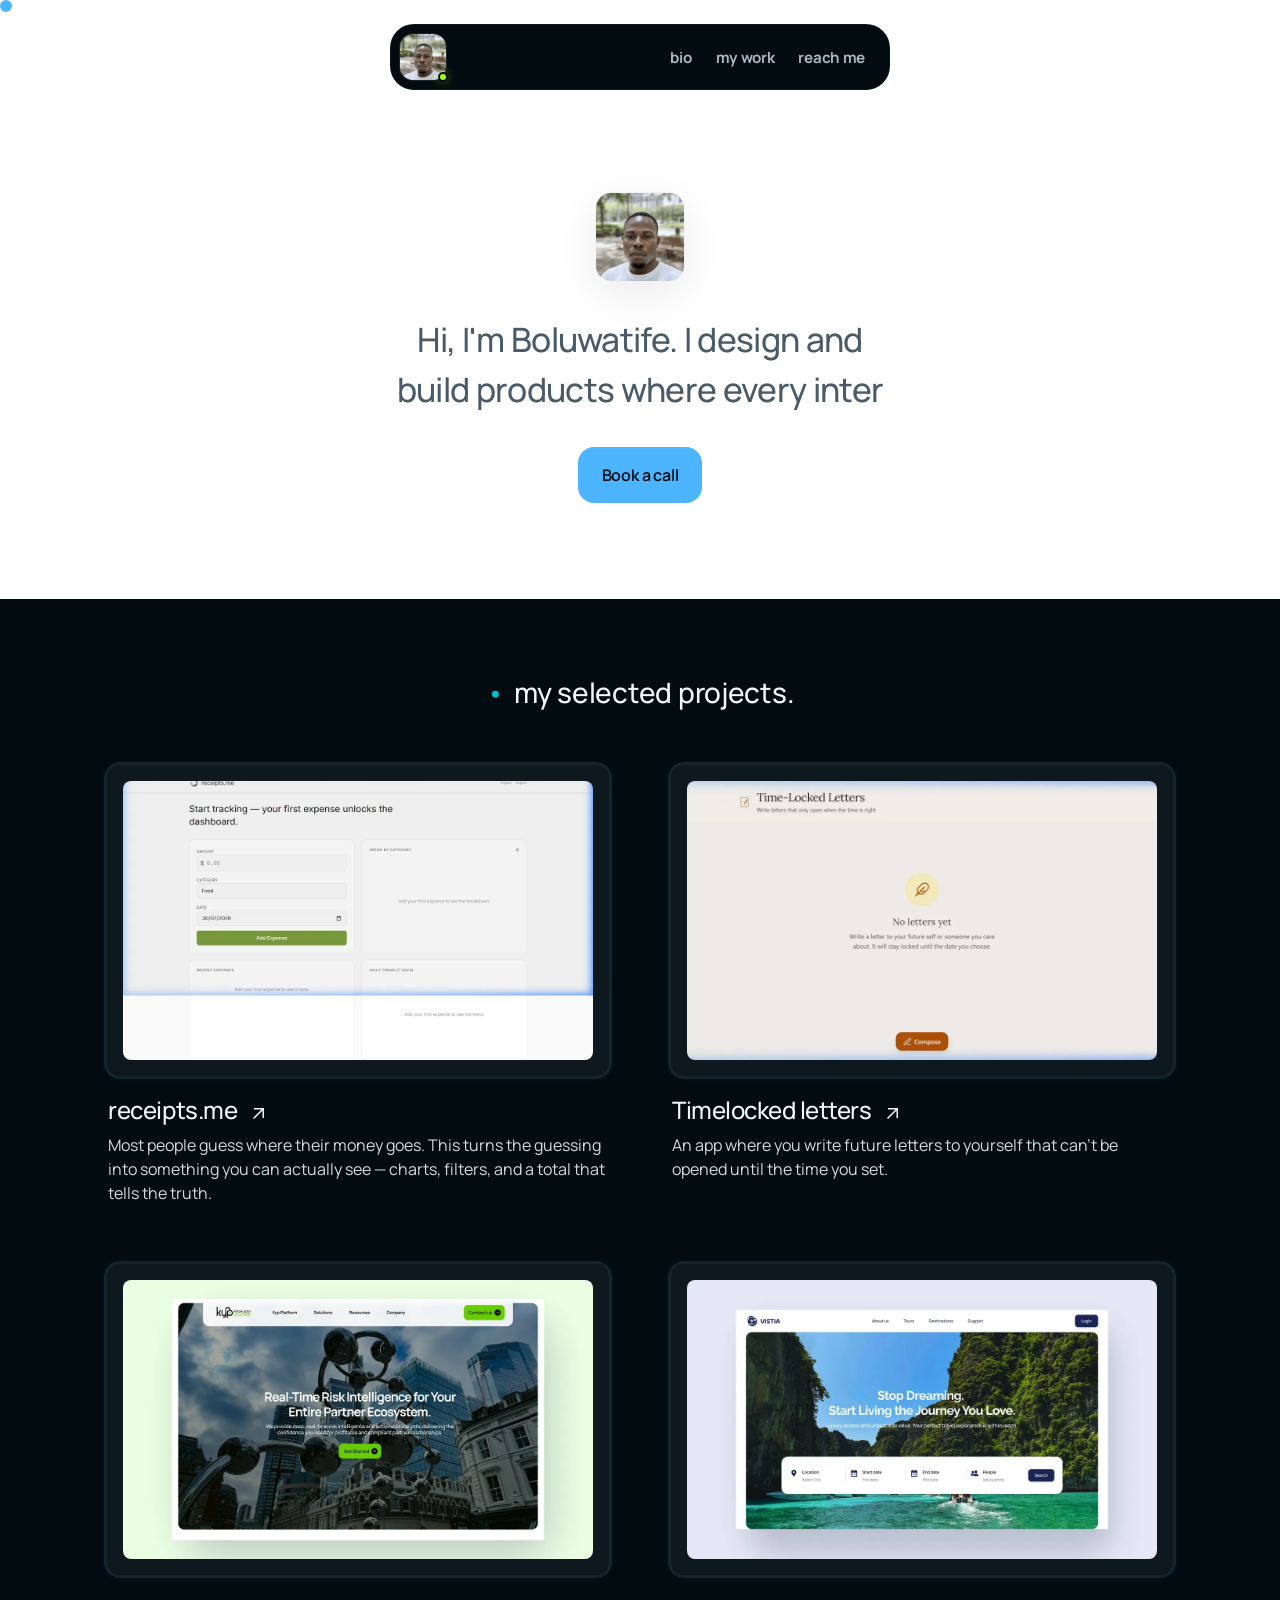
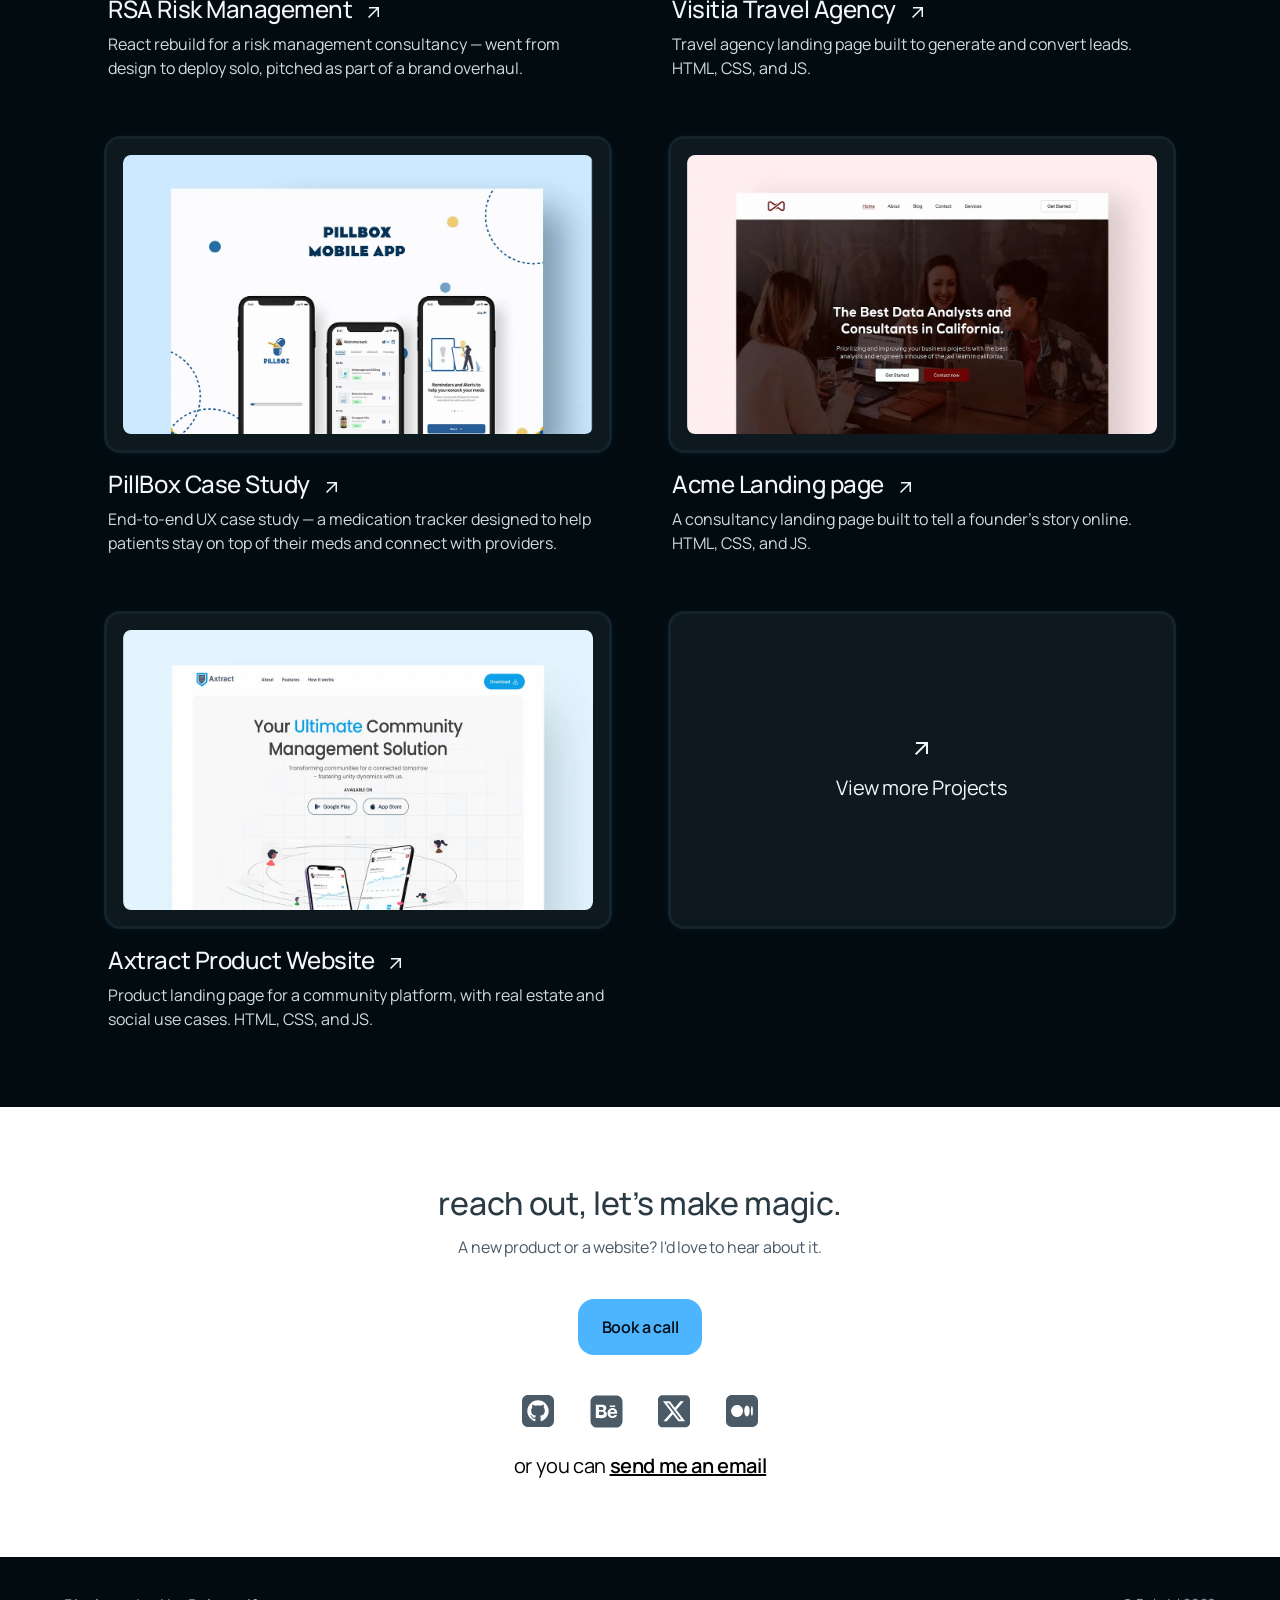
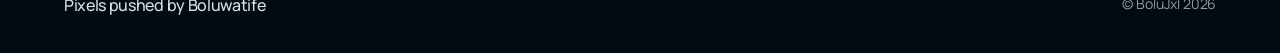
<file: index.html>
<!DOCTYPE html>
<html lang="en">

<head>
    <meta charset="UTF-8">
    <meta name="viewport" content="width=device-width, initial-scale=1.0">
    <meta name="description"
        content="Boluwatife is a Product Designer & Frontend Engineer. I design and build products where every interaction feels like someone cared.">
    <meta name="author" content="Boluwatife Jakobe">
    <meta name="robots" content="index, follow">

    <title>Boluwatife — Product Designer & Frontend Engineer</title>

    <link rel="canonical" href="https://bolujxl.com/">
    <link rel="icon" href="imgs/biomimg.webp" type="image/webp">
    <link rel="shortcut icon" href="imgs/biomimg.webp" type="image/webp">

    <meta property="og:title" content="Boluwatife — Product Designer & Frontend Engineer">
    <meta property="og:description"
        content="I design and build products where every interaction feels like someone cared.">
    <meta property="og:type" content="website">
    <meta property="og:image" content="https://bolujxl.com/imgs/biomimg.webp">
    <meta property="og:image:width" content="1200">
    <meta property="og:image:height" content="630">
    <meta property="og:url" content="https://bolujxl.com/">

    <script type="application/ld+json">
    {
      "@context": "https://schema.org",
      "@type": "Person",
      "name": "Boluwatife Jakobe",
      "givenName": "Boluwatife",
      "url": "https://bolujxl.com/",
      "image": "https://bolujxl.com/imgs/biomimg.webp",
      "jobTitle": "Product Designer & Frontend Engineer",
      "description": "Product designer and frontend engineer who builds products end to end — with unnecessary care for every detail.",
      "sameAs": [
        "https://github.com/Bolujxl",
        "https://www.behance.net/boluJxl",
        "https://x.com/Bolujxl",
        "https://medium.com/@bolulawal99"
      ],
      "knowsAbout": [
        "Product Design",
        "UI/UX Design",
        "Frontend Development",
        "React",
        "Figma",
        "Webflow",
        "Framer"
      ]
    }
    </script>

    <link rel="preconnect" href="https://fonts.googleapis.com">
    <link rel="preconnect" href="https://fonts.gstatic.com" crossorigin>
    <link rel="stylesheet"
        href="https://fonts.googleapis.com/css2?family=Material+Symbols+Outlined:opsz,wght,FILL,GRAD@20..48,100..700,0..1,-50..200&icon_names=arrow_outward" />
    <link rel="stylesheet" href="colors.css">
    <link rel="stylesheet" href="style-responsive.css">
</head>

<body>
    <a href="#main-content" class="skip-link">Skip to main content</a>

    <header class="header">

        <nav class="nav-bar" aria-label="Main navigation">
            <a href="index.html" class="nav-brand" aria-label="Home">
                <img src="imgs/biomimg.webp" alt="Boluwatife" class="nav-avatar">
                <span class="nav-status-dot"></span>
            </a>
            <ul class="nav-links">
                <li><a href="bio.html">bio</a></li>
                <li><a href="works.html">my work</a></li>
                <li><a href="#contact">reach me</a></li>
            </ul>
        </nav>

    </header>

    <main id="main-content">
        <section class="hero" aria-label="Introduction">
            <div class="hero-text">
                <div class="bio-avatar-home">
                    <img src="imgs/biomimg.webp" alt="Boluwatife">
                </div>
                <h1
                    aria-label="Hi, I'm Boluwatife. I design and build products where every interaction feels like someone cared.">
                    Hi, I'm Boluwatife. I design and build products where every interaction feels like someone cared.
                </h1>

                <a href="https://cal.com/bolujxl/30min" class="hero-btn" title="Contact Me"
                    data-cal-link="bolujxl/30min"
                    data-cal-config='{"layout":"month_view","useSlotsViewOnSmallScreen":"true"}'>
                    Book a call
                </a>

            </div>

        </section>

        <section class="projects" id="projects">
            <div class="projects-heading">

                <h2 class="main-head">
                    my selected projects.
                </h2>



            </div>

            <div class="projects-grid">

                <article class="project-card">
                    <a href="https://receipts-me.vercel.app/" class="project-card-link" target="_blank"
                        rel="noopener noreferrer" aria-label="View receipts.me expense tracker project">
                        <div class="thumbnail">
                            <img src="imgs/receipts.webp" alt="receipts.me expense tracking dashboard" width="600"
                                height="375" loading="lazy">
                        </div>
                        <div class="project-title">
                            <h2>
                                receipts.me
                                <span class="material-symbols-outlined" aria-hidden="true">arrow_outward</span>
                            </h2>
                            <p class="desc">Most people guess where their money goes. This turns the guessing into
                                something you can actually see — charts, filters, and a total that tells the truth.</p>
                        </div>
                    </a>
                </article>

                <article class="project-card">
                    <a href="https://the-timelockedapp.vercel.app/" class="project-card-link" target="_blank"
                        rel="noopener noreferrer" aria-label="View Timelocked letters project">
                        <div class="thumbnail">
                            <img src="imgs/timelocked.webp" alt="Timelocked letters website interface" width="600"
                                height="375" loading="lazy">
                        </div>
                        <div class="project-title">
                            <h2>
                                Timelocked letters
                                <span class="material-symbols-outlined" aria-hidden="true">arrow_outward</span>
                            </h2>
                            <p class="desc">An app where you write future letters to yourself that can't be opened until
                                the time you set.</p>
                        </div>
                    </a>
                </article>

                <article class="project-card">
                    <a href="https://rsa-react.bolujxlstudio.com/" class="project-card-link" target="_blank"
                        rel="noopener noreferrer" aria-label="View RSA Risk Management project">
                        <div class="thumbnail">
                            <img src="imgs/rsa mockup.webp" alt="RSA Risk Management platform landing page" width="600"
                                height="375" loading="lazy">
                        </div>
                        <div class="project-title">
                            <h2>
                                RSA Risk Management
                                <span class="material-symbols-outlined" aria-hidden="true">arrow_outward</span>
                            </h2>
                            <p class="desc">React rebuild for a risk management consultancy — went from design to deploy
                                solo, pitched as part of a brand overhaul.</p>
                        </div>
                    </a>
                </article>

                <article class="project-card">
                    <a href="https://visitia.bolujxlstudio.com/" class="project-card-link" target="_blank"
                        rel="noopener noreferrer" aria-label="View Visitia Travel Agency project">
                        <div class="thumbnail">
                            <img src="imgs/visitia mockup.webp"
                                alt="Visitia travel agency landing page showcasing destinations" width="600"
                                height="375" loading="lazy">
                        </div>
                        <div class="project-title">
                            <h2>
                                Visitia Travel Agency
                                <span class="material-symbols-outlined" aria-hidden="true">arrow_outward</span>
                            </h2>
                            <p class="desc">Travel agency landing page built to generate and convert leads. HTML, CSS,
                                and JS.</p>
                        </div>
                    </a>
                </article>

                <article class="project-card">
                    <a href="https://www.behance.net/gallery/179838149/Pillbox-Mobile-App-Design-Case-Study"
                        class="project-card-link" target="_blank" rel="noopener noreferrer"
                        aria-label="View PillBox Case Study project">
                        <div class="thumbnail">
                            <img src="imgs/pillbox mockup.webp" alt="PillBox medication tracking app interface"
                                width="600" height="375" loading="lazy">
                        </div>
                        <div class="project-title">
                            <h2>
                                PillBox Case Study
                                <span class="material-symbols-outlined" aria-hidden="true">arrow_outward</span>
                            </h2>
                            <p class="desc">End-to-end UX case study — a medication tracker designed to help patients
                                stay on top of their meds and connect with providers.</p>
                        </div>
                    </a>
                </article>

                <article class="project-card">
                    <a href="https://consultancy-website-final-version.vercel.app/" class="project-card-link"
                        target="_blank" rel="noopener noreferrer" aria-label="View ACME Landing page project">
                        <div class="thumbnail">
                            <img src="imgs/acme mockup.webp" alt="ACME landing page design mockup" width="600"
                                height="375" loading="lazy">
                        </div>
                        <div class="project-title">
                            <h2>
                                Acme Landing page
                                <span class="material-symbols-outlined" aria-hidden="true">arrow_outward</span>
                            </h2>
                            <p class="desc">A consultancy landing page built to tell a founder's story online. HTML,
                                CSS, and JS.</p>
                        </div>
                    </a>
                </article>

                <article class="project-card">
                    <a href="https://axract-app-website-demo.vercel.app/" class="project-card-link" target="_blank"
                        rel="noopener noreferrer" aria-label="View Axtract Product Website project">
                        <div class="thumbnail">
                            <img src="imgs/axtract mockup.webp" alt="Axtract product website interface" width="600"
                                height="375" loading="lazy">
                        </div>
                        <div class="project-title">
                            <h2>
                                Axtract Product Website
                                <span class="material-symbols-outlined" aria-hidden="true">arrow_outward</span>
                            </h2>
                            <p class="desc">Product landing page for a community platform, with real estate and social
                                use cases. HTML, CSS, and JS.</p>
                        </div>
                    </a>
                </article>

                <div class="project-card-vm">
                    <a href="works.html" class="vm-fr-link" style="text-decoration: none; color: inherit;">
                        <div class="thumbnail">
                            <div class="vm-fr">
                                <span class="material-symbols-outlined" aria-hidden="true">arrow_outward</span>
                                View more Projects
                            </div>
                        </div>
                    </a>
                </div>

            </div>


        </section>

        <section class="collab" id="contact">
            <div class="collab-heading">
                <h2 class="main-head-light">
                    reach out, let’s make magic.
                </h2>

                <p>A new product or a website? I'd love to hear about it.</p>

            </div>

            <div class="collab-socials">

                <div class="collabtext-btn">

                    <a href="https://cal.com/bolujxl/30min" class="hero-btn" title="Contact Me"
                        data-cal-link="bolujxl/30min"
                        data-cal-config='{"layout":"month_view","useSlotsViewOnSmallScreen":"true"}'>
                        Book a call
                    </a>

                </div>

                <div class="socials">
                    <div class="sm-icons">

                        <a class="sm-icon" href="https://github.com/Bolujxl" target="_blank" rel="noopener noreferrer"
                            aria-label="Check my code on GitHub">
                            <img src="imgs/collaborate/github.svg" alt="GitHub">
                        </a>

                        <a class="sm-icon" href="https://www.behance.net/boluJxl" target="_blank"
                            rel="noopener noreferrer" aria-label="View my work on Behance">
                            <img src="imgs/collaborate/mage_behance.svg" alt="Behance">
                        </a>

                        <a class="sm-icon" href="https://x.com/Bolujxl" target="_blank" rel="noopener noreferrer"
                            aria-label="Follow me on X (Twitter)">
                            <img src="imgs/collaborate/xcom.svg" alt="X">
                        </a>

                        <a class="sm-icon" href="https://medium.com/@bolulawal99" target="_blank"
                            rel="noopener noreferrer" aria-label="Read my articles on Medium">
                            <img src="imgs/medium.svg" alt="Medium">
                        </a>
                    </div>


                    <p>or you can <a href="mailto:bolujxl2@gmail.com" class="email-link">send me an email</a></p>

                </div>

            </div>
        </section>
    </main>

    <footer class="footer">
        <p class="footer-create">Pixels pushed by Boluwatife</p>
        <p class="footer-copy">&copy; BoluJxl <span id="year"></span></p>
    </footer>

    <div class="cursor-dot"></div>
    <script defer src="script.js"></script>
    <script defer src="cal.js"></script>

</body>

</html>
</file>
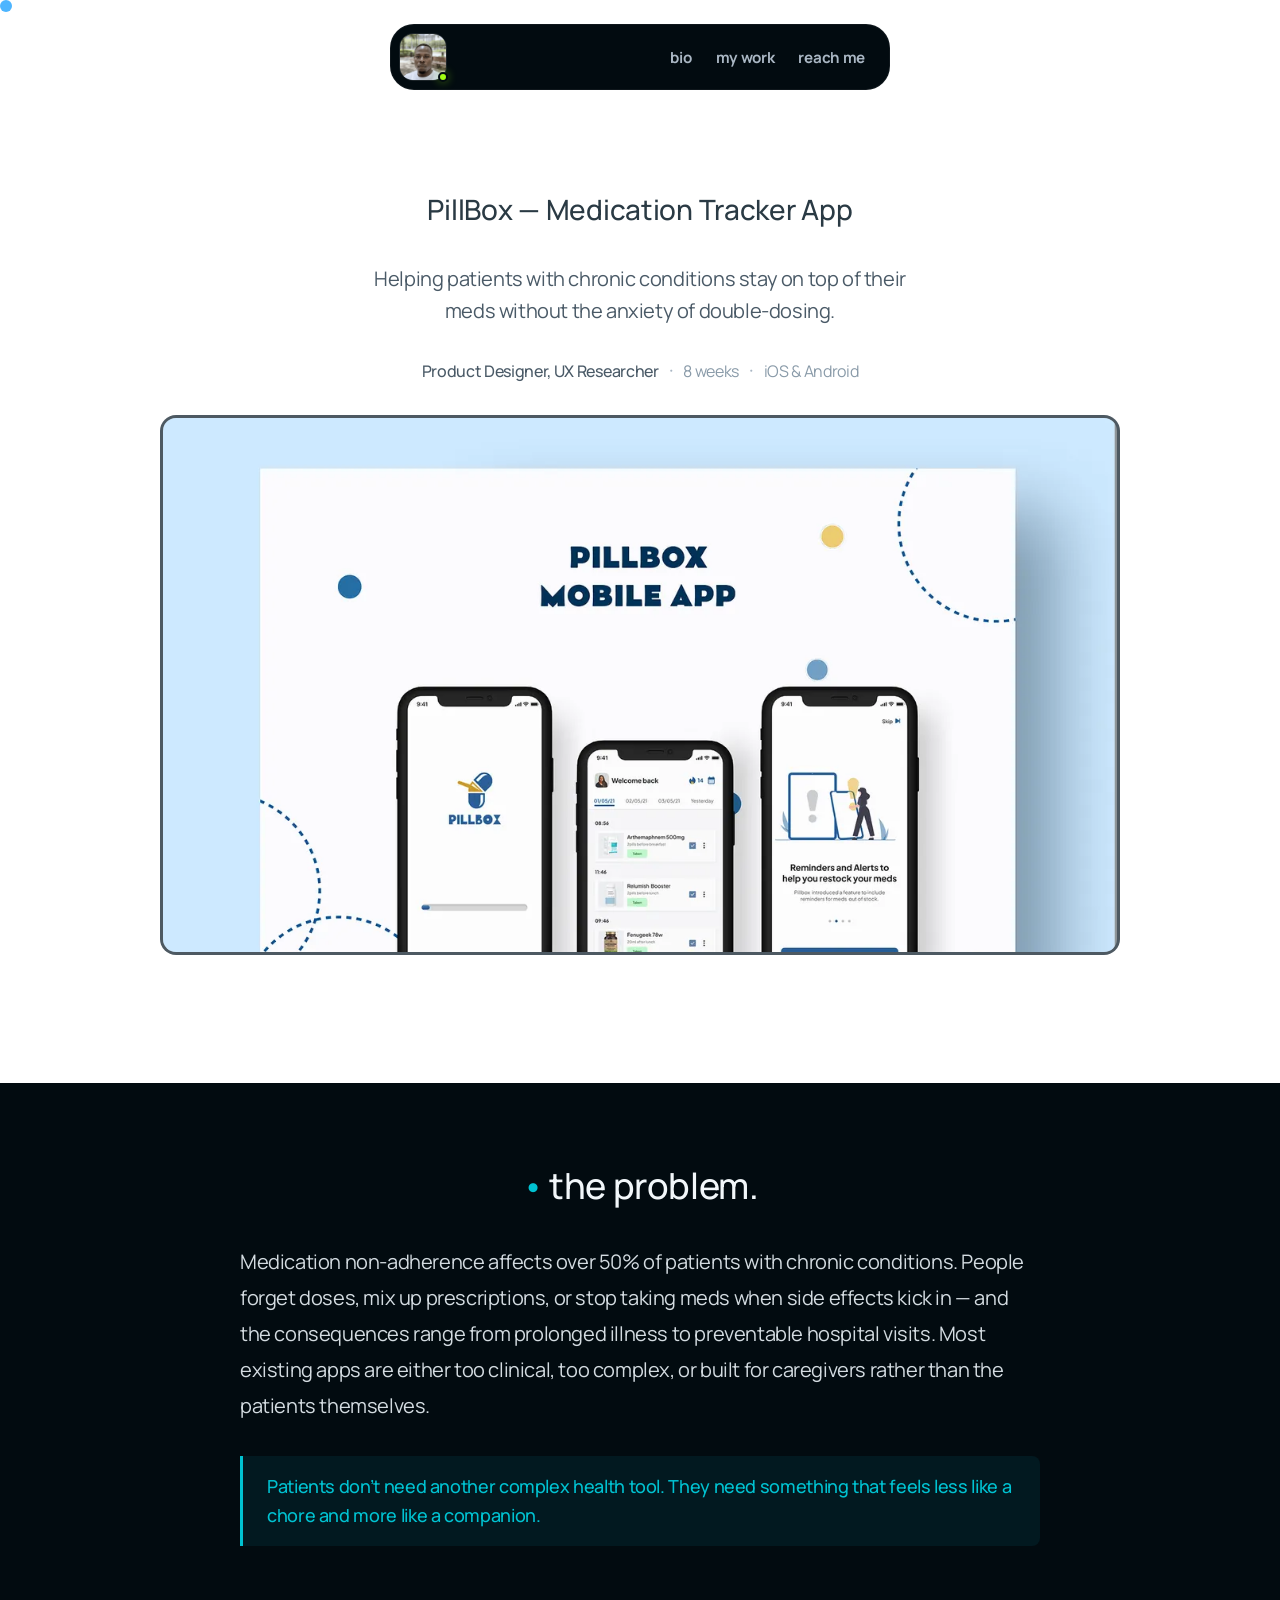
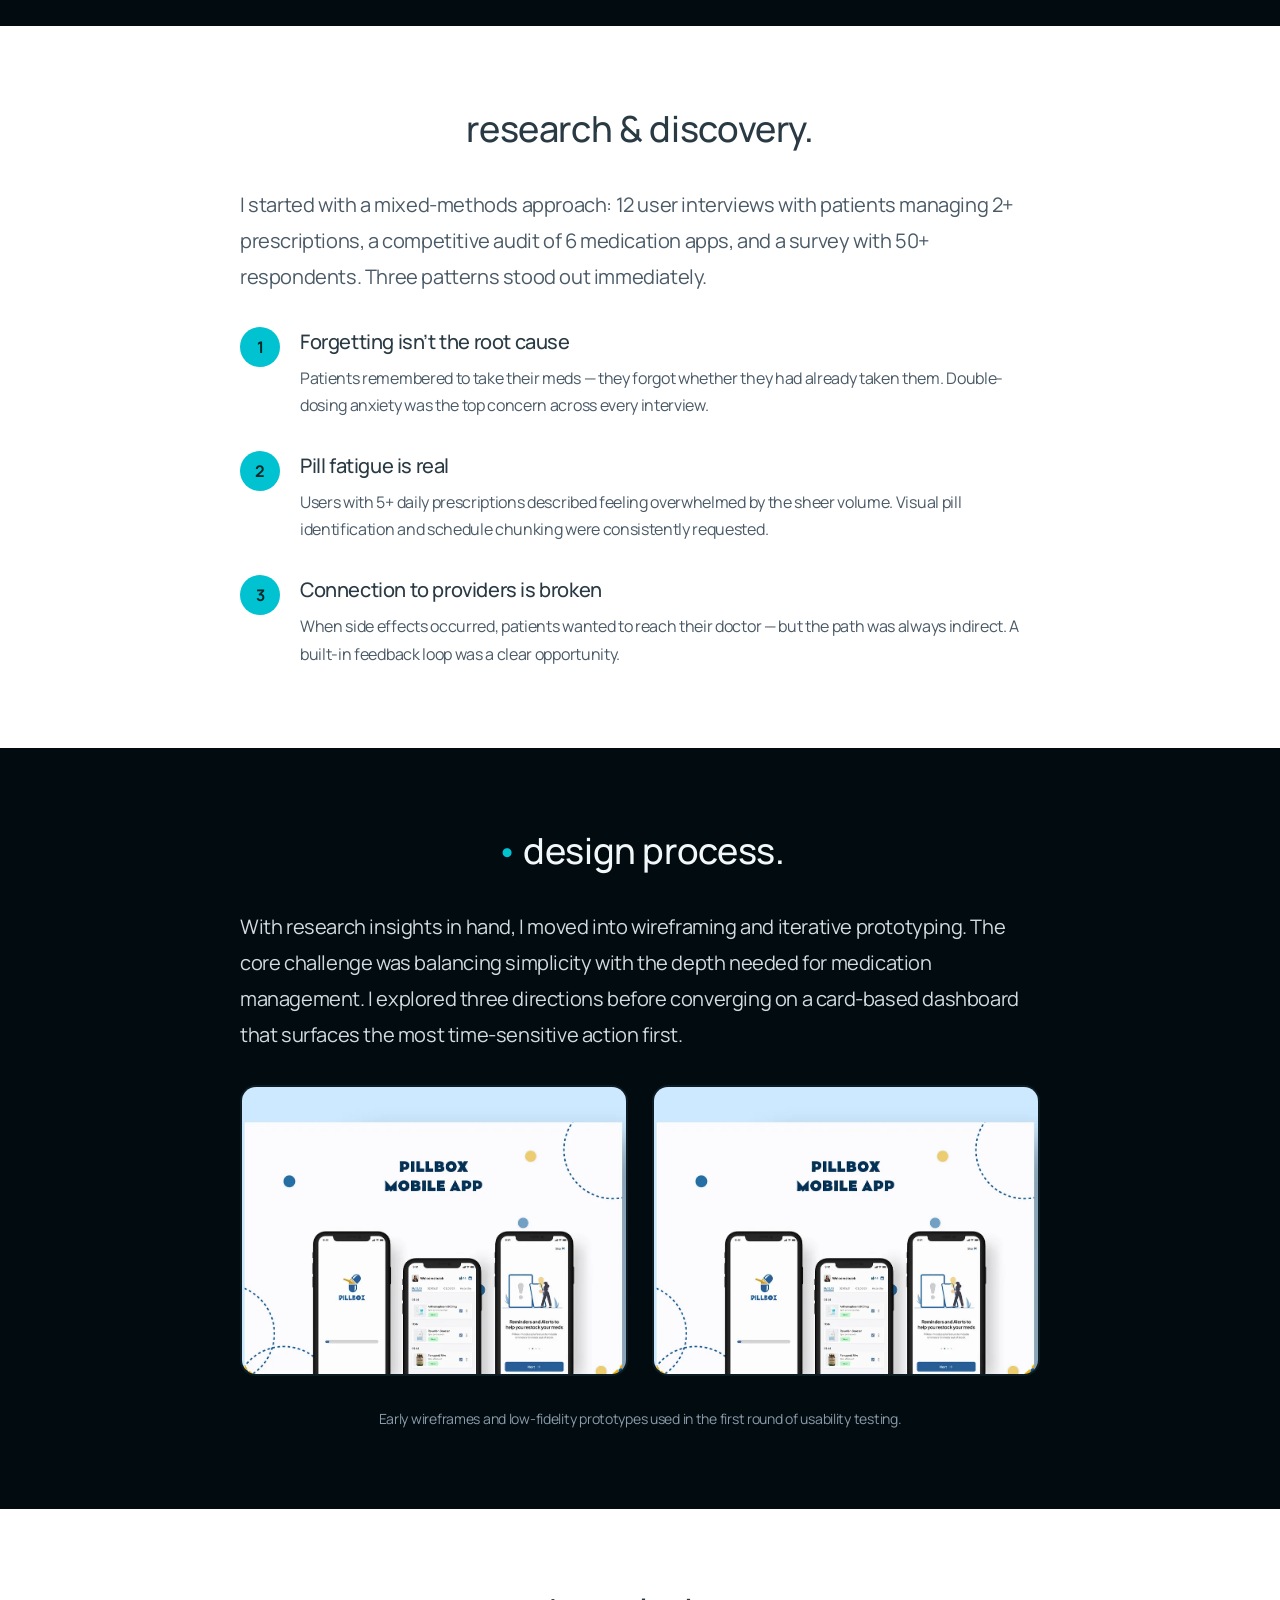
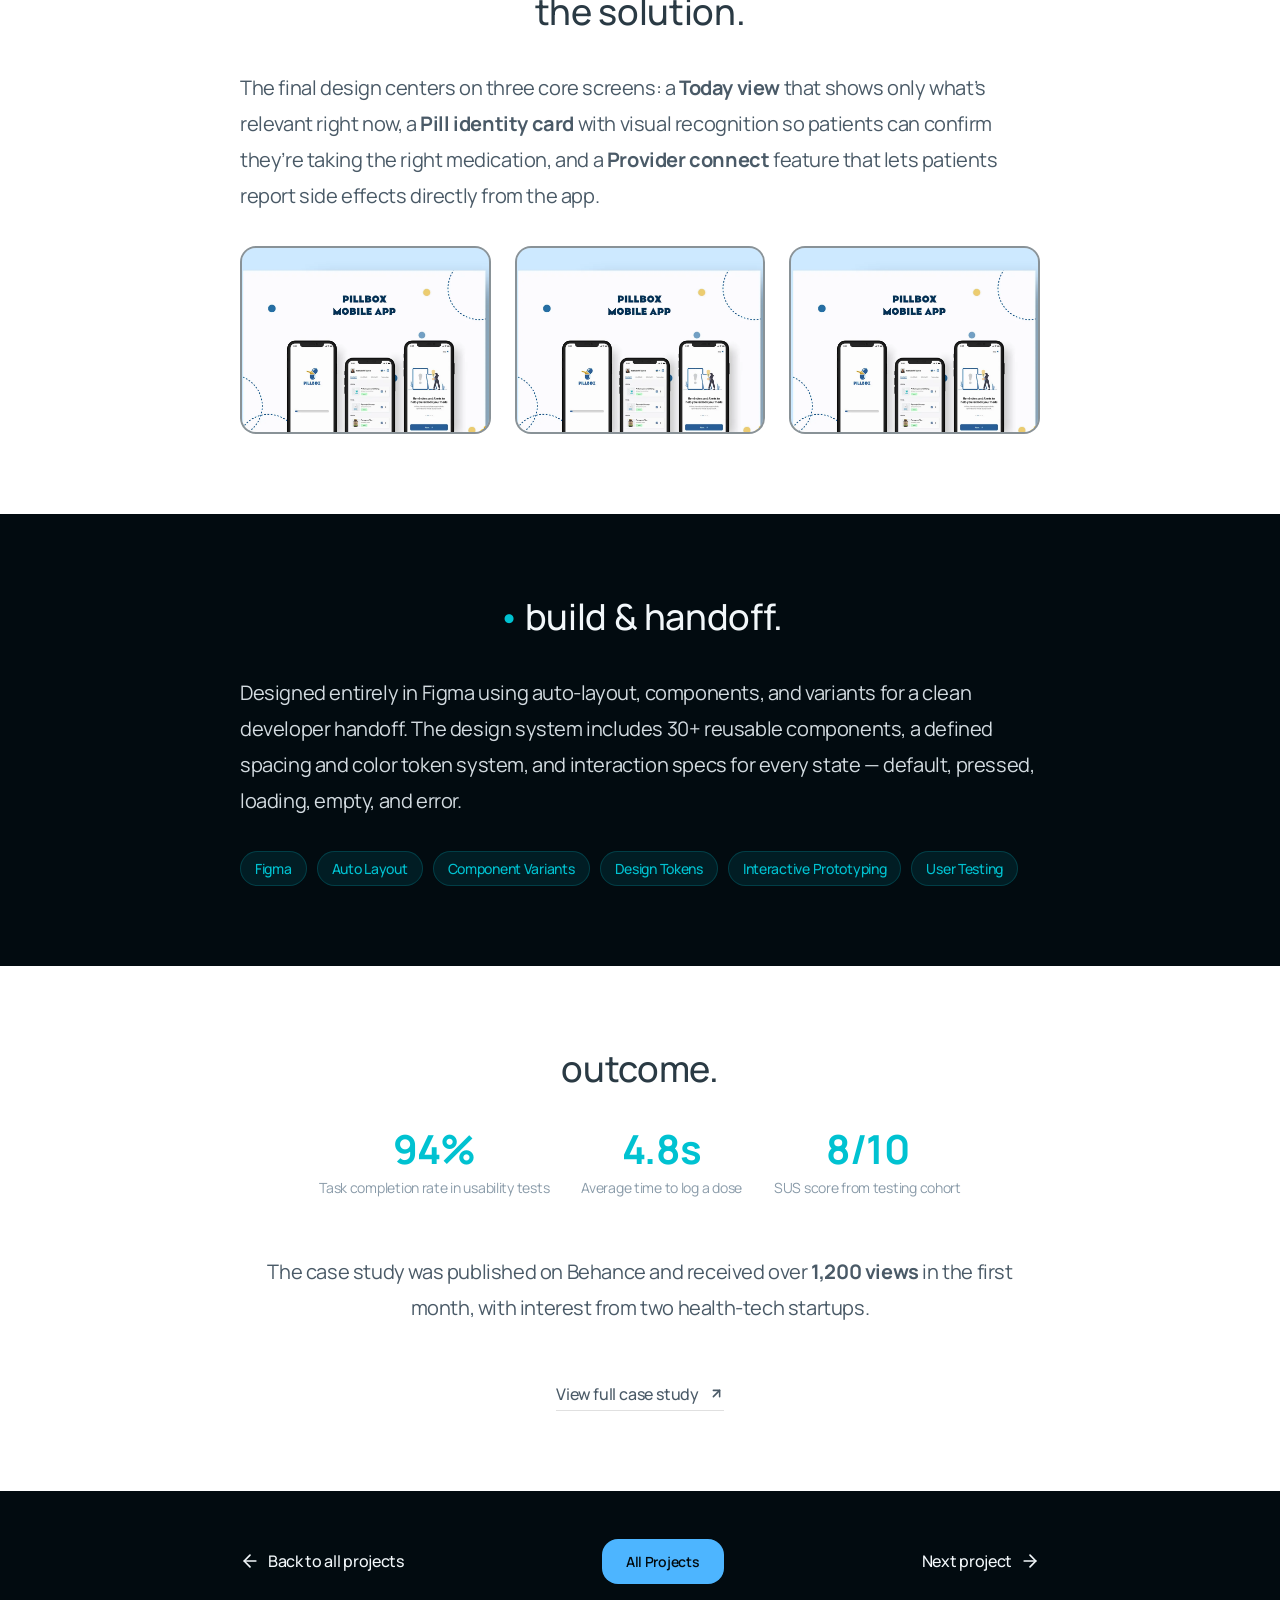
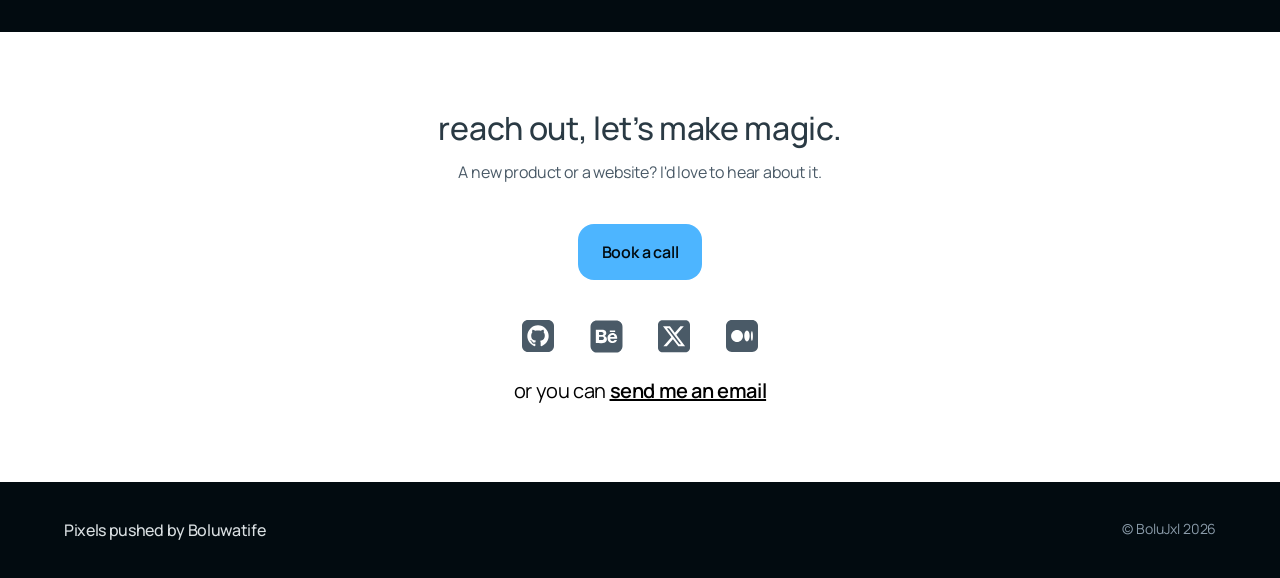
<file: case-study.html>
<!DOCTYPE html>
<html lang="en">
<head>
    <meta charset="UTF-8">
    <meta name="viewport" content="width=device-width, initial-scale=1.0">
    <meta name="description" content="PillBox — an end-to-end UX case study. A medication tracker designed to help patients stay on top of their meds and connect with providers.">
    <meta name="author" content="Boluwatife Jakobe">
    <meta name="robots" content="index, follow">

    <title>PillBox Case Study — Boluwatife</title>

    <meta property="og:title" content="PillBox Case Study — Boluwatife">
    <meta property="og:description" content="End-to-end UX case study for a medication tracker designed to help patients stay on top of their meds and connect with providers.">
    <meta property="og:type" content="website">
    <meta property="og:image" content="https://bolujxl.com/imgs/biomimg.webp">
    <meta property="og:image:width" content="1200">
    <meta property="og:image:height" content="630">
    <meta property="og:url" content="https://bolujxl.com/case-study.html">

    <link rel="canonical" href="https://bolujxl.com/case-study.html">
    <link rel="icon" href="imgs/biomimg.webp" type="image/webp">
    <link rel="shortcut icon" href="imgs/biomimg.webp" type="image/webp">

    <link rel="preconnect" href="https://fonts.googleapis.com">
    <link rel="preconnect" href="https://fonts.gstatic.com" crossorigin>
    <link rel="stylesheet" href="https://fonts.googleapis.com/css2?family=Material+Symbols+Outlined:opsz,wght,FILL,GRAD@20..48,100..700,0..1,-50..200&icon_names=arrow_outward" />

    <link rel="stylesheet" href="colors.css">
    <link rel="stylesheet" href="style-responsive.css">
    <link rel="stylesheet" href="case-study.css">
</head>
<body>
    <a href="#main-content" class="skip-link">Skip to main content</a>

    <header class="header">
        <nav class="nav-bar" aria-label="Main navigation">
            <a href="index.html" class="nav-brand" aria-label="Home">
                <img src="imgs/biomimg.webp" alt="Boluwatife" class="nav-avatar">
                <span class="nav-status-dot"></span>
            </a>
            <ul class="nav-links">
                 <li><a href="bio.html">bio</a></li>
                 <li><a href="works.html">my work</a></li>
                 <li><a href="#contact">reach me</a></li>
            </ul>
        </nav>
    </header>

    <main id="main-content">

        <!-- ── Hero ── -->
        <section class="cs-hero">
            <div class="cs-hero-container">
                <h1 class="main-head-light">PillBox &mdash; Medication Tracker App</h1>

                <p class="cs-hero-strapline">Helping patients with chronic conditions stay on top of their meds without the anxiety of double-dosing.</p>

                <div class="cs-meta">
                    <span class="cs-meta-role">Product Designer, UX Researcher</span>
                    <span class="cs-meta-sep" aria-hidden="true">&middot;</span>
                    <span>8 weeks</span>
                    <span class="cs-meta-sep" aria-hidden="true">&middot;</span>
                    <span>iOS &amp; Android</span>
                </div>

                <div class="cs-hero-img">
                    <img src="imgs/pillbox mockup.webp" alt="PillBox medication tracking app interface" loading="eager">
                </div>
            </div>
        </section>

        <!-- ── Overview ── -->
        <section class="cs-section dark">
            <div class="cs-section-container">
                <div class="cs-section-heading">
                    <h2>the problem.</h2>
                </div>
                <p class="cs-body">
                    Medication non-adherence affects over 50% of patients with chronic conditions. People forget doses, mix up prescriptions, or stop taking meds when side effects kick in &mdash; and the consequences range from prolonged illness to preventable hospital visits. Most existing apps are either too clinical, too complex, or built for caregivers rather than the patients themselves.
                </p>
                <div class="cs-insight">
                    Patients don&rsquo;t need another complex health tool. They need something that feels less like a chore and more like a companion.
                </div>
            </div>
        </section>

        <!-- ── Research ── -->
        <section class="cs-section light">
            <div class="cs-section-container">
                <div class="cs-section-heading">
                    <h2>research &amp; discovery.</h2>
                </div>
                <p class="cs-body">
                    I started with a mixed-methods approach: 12 user interviews with patients managing 2+ prescriptions, a competitive audit of 6 medication apps, and a survey with 50+ respondents. Three patterns stood out immediately.
                </p>

                <div class="cs-steps">
                    <div class="cs-step">
                        <div class="cs-step-num">1</div>
                        <div class="cs-step-content">
                            <h3>Forgetting isn&rsquo;t the root cause</h3>
                            <p>Patients remembered to take their meds &mdash; they forgot <em>whether</em> they had already taken them. Double-dosing anxiety was the top concern across every interview.</p>
                        </div>
                    </div>
                    <div class="cs-step">
                        <div class="cs-step-num">2</div>
                        <div class="cs-step-content">
                            <h3>Pill fatigue is real</h3>
                            <p>Users with 5+ daily prescriptions described feeling overwhelmed by the sheer volume. Visual pill identification and schedule chunking were consistently requested.</p>
                        </div>
                    </div>
                    <div class="cs-step">
                        <div class="cs-step-num">3</div>
                        <div class="cs-step-content">
                            <h3>Connection to providers is broken</h3>
                            <p>When side effects occurred, patients wanted to reach their doctor &mdash; but the path was always indirect. A built-in feedback loop was a clear opportunity.</p>
                        </div>
                    </div>
                </div>
            </div>
        </section>

        <!-- ── Design Process ── -->
        <section class="cs-section dark">
            <div class="cs-section-container">
                <div class="cs-section-heading">
                    <h2>design process.</h2>
                </div>
                <p class="cs-body">
                    With research insights in hand, I moved into wireframing and iterative prototyping. The core challenge was balancing simplicity with the depth needed for medication management. I explored three directions before converging on a card-based dashboard that surfaces the most time-sensitive action first.
                </p>

                <div class="cs-gallery">
                    <div class="cs-gallery-row">
                        <div class="cs-gallery-img">
                            <img src="imgs/pillbox mockup.webp" alt="PillBox wireframe sketches" loading="lazy">
                        </div>
                        <div class="cs-gallery-img">
                            <img src="imgs/pillbox mockup.webp" alt="PillBox low-fidelity prototype" loading="lazy">
                        </div>
                    </div>
                    <p class="cs-gallery-caption">Early wireframes and low-fidelity prototypes used in the first round of usability testing.</p>
                </div>
            </div>
        </section>

        <!-- ── Solution ── -->
        <section class="cs-section light">
            <div class="cs-section-container">
                <div class="cs-section-heading">
                    <h2>the solution.</h2>
                </div>
                <p class="cs-body">
                    The final design centers on three core screens: a <strong>Today view</strong> that shows only what&rsquo;s relevant right now, a <strong>Pill identity card</strong> with visual recognition so patients can confirm they&rsquo;re taking the right medication, and a <strong>Provider connect</strong> feature that lets patients report side effects directly from the app.
                </p>

                <div class="cs-gallery">
                    <div class="cs-gallery-row">
                        <div class="cs-gallery-img">
                            <img src="imgs/pillbox mockup.webp" alt="PillBox Today dashboard screen" loading="lazy">
                        </div>
                        <div class="cs-gallery-img">
                            <img src="imgs/pillbox mockup.webp" alt="PillBox medication detail screen" loading="lazy">
                        </div>
                        <div class="cs-gallery-img">
                            <img src="imgs/pillbox mockup.webp" alt="PillBox provider connection screen" loading="lazy">
                        </div>
                    </div>
                </div>
            </div>
        </section>

        <!-- ── Technical ── -->
        <section class="cs-section dark">
            <div class="cs-section-container">
                <div class="cs-section-heading">
                    <h2>build &amp; handoff.</h2>
                </div>
                <p class="cs-body">
                    Designed entirely in Figma using auto-layout, components, and variants for a clean developer handoff. The design system includes 30+ reusable components, a defined spacing and color token system, and interaction specs for every state &mdash; default, pressed, loading, empty, and error.
                </p>

                <div class="cs-tags">
                    <span class="cs-tag">Figma</span>
                    <span class="cs-tag">Auto Layout</span>
                    <span class="cs-tag">Component Variants</span>
                    <span class="cs-tag">Design Tokens</span>
                    <span class="cs-tag">Interactive Prototyping</span>
                    <span class="cs-tag">User Testing</span>
                </div>
            </div>
        </section>

        <!-- ── Results ── -->
        <section class="cs-section light">
            <div class="cs-section-container">
                <div class="cs-section-heading">
                    <h2>outcome.</h2>
                </div>

                <div class="cs-metrics">
                    <div class="cs-metric">
                        <div class="cs-metric-value">94%</div>
                        <div class="cs-metric-label">Task completion rate in usability tests</div>
                    </div>
                    <div class="cs-metric">
                        <div class="cs-metric-value">4.8s</div>
                        <div class="cs-metric-label">Average time to log a dose</div>
                    </div>
                    <div class="cs-metric">
                        <div class="cs-metric-value">8/10</div>
                        <div class="cs-metric-label">SUS score from testing cohort</div>
                    </div>
                </div>

                <p class="cs-body" style="text-align:center; margin-top: var(--space24);">
                    The case study was published on Behance and received over <strong>1,200 views</strong> in the first month, with interest from two health-tech startups.
                </p>

                <div style="display:flex; justify-content:center; margin-top: var(--space16);">
                    <a href="https://www.behance.net/gallery/179838149/Pillbox-Mobile-App-Design-Case-Study" class="cs-cta" target="_blank" rel="noopener noreferrer">
                        View full case study
                        <svg class="ico-arrow" width="16" height="16" viewBox="0 0 24 24" fill="none" stroke="currentColor" stroke-width="2.5" stroke-linecap="round" stroke-linejoin="round" aria-hidden="true">
                            <line x1="7" y1="17" x2="17" y2="7"/>
                            <polyline points="7 7 17 7 17 17"/>
                        </svg>
                    </a>
                </div>
            </div>
        </section>

        <!-- ── Navigation ── -->
        <nav class="cs-next">
            <div class="cs-next-container">
                <a href="works.html" class="cs-next-link">
                    <svg class="ico-arrow ico-arrow--back" width="20" height="20" viewBox="0 0 24 24" fill="none" stroke="currentColor" stroke-width="2" stroke-linecap="round" stroke-linejoin="round" aria-hidden="true">
                        <line x1="19" y1="12" x2="5" y2="12"/>
                        <polyline points="12 19 5 12 12 5"/>
                    </svg>
                    Back to all projects
                </a>
                <a href="works.html" class="cs-back">All Projects</a>
                <a href="#" class="cs-next-link">
                    Next project
                    <svg class="ico-arrow" width="20" height="20" viewBox="0 0 24 24" fill="none" stroke="currentColor" stroke-width="2" stroke-linecap="round" stroke-linejoin="round" aria-hidden="true">
                        <line x1="5" y1="12" x2="19" y2="12"/>
                        <polyline points="12 5 19 12 12 19"/>
                    </svg>
                </a>
            </div>
        </nav>

        <!-- ── Contact ── -->
        <section class="collab" id="contact">
            <div class="collab-heading">
                <h2 class="main-head-light">reach out, let&rsquo;s make magic.</h2>
                <p>A new product or a website? I'd love to hear about it.</p>
            </div>
            <div class="collab-socials">
                <div class="collabtext-btn">
                    <a href="https://cal.com/bolujxl/30min" class="hero-btn" title="Contact Me" data-cal-link="bolujxl/30min" data-cal-config='{"layout":"month_view","useSlotsViewOnSmallScreen":"true"}'>
                        Book a call
                    </a>
                </div>
                <div class="socials">
                    <div class="sm-icons">
                        <a class="sm-icon" href="https://github.com/Bolujxl" target="_blank" rel="noopener noreferrer" aria-label="Check my code on GitHub"><img src="imgs/collaborate/github.svg" alt="GitHub"></a>
                        <a class="sm-icon" href="https://www.behance.net/boluJxl" target="_blank" rel="noopener noreferrer" aria-label="View my work on Behance"><img src="imgs/collaborate/mage_behance.svg" alt="Behance"></a>
                        <a class="sm-icon" href="https://x.com/Bolujxl" target="_blank" rel="noopener noreferrer" aria-label="Follow me on X (Twitter)"><img src="imgs/collaborate/xcom.svg" alt="X"></a>
                        <a class="sm-icon" href="https://medium.com/@bolulawal99" target="_blank" rel="noopener noreferrer" aria-label="Read my articles on Medium"><img src="imgs/medium.svg" alt="Medium"></a>
                    </div>
                    <p>or you can <a href="mailto:bolujxl2@gmail.com" class="email-link">send me an email</a></p>
                </div>
            </div>
        </section>
    </main>

    <footer class="footer">
        <p class="footer-create">Pixels pushed by Boluwatife</p>
        <p class="footer-copy">&copy; BoluJxl <span id="year"></span></p>
    </footer>

    <div class="cursor-dot"></div>
    <script defer src="script.js"></script>
    <script defer src="cal.js"></script>
</body>
</html>
</file>
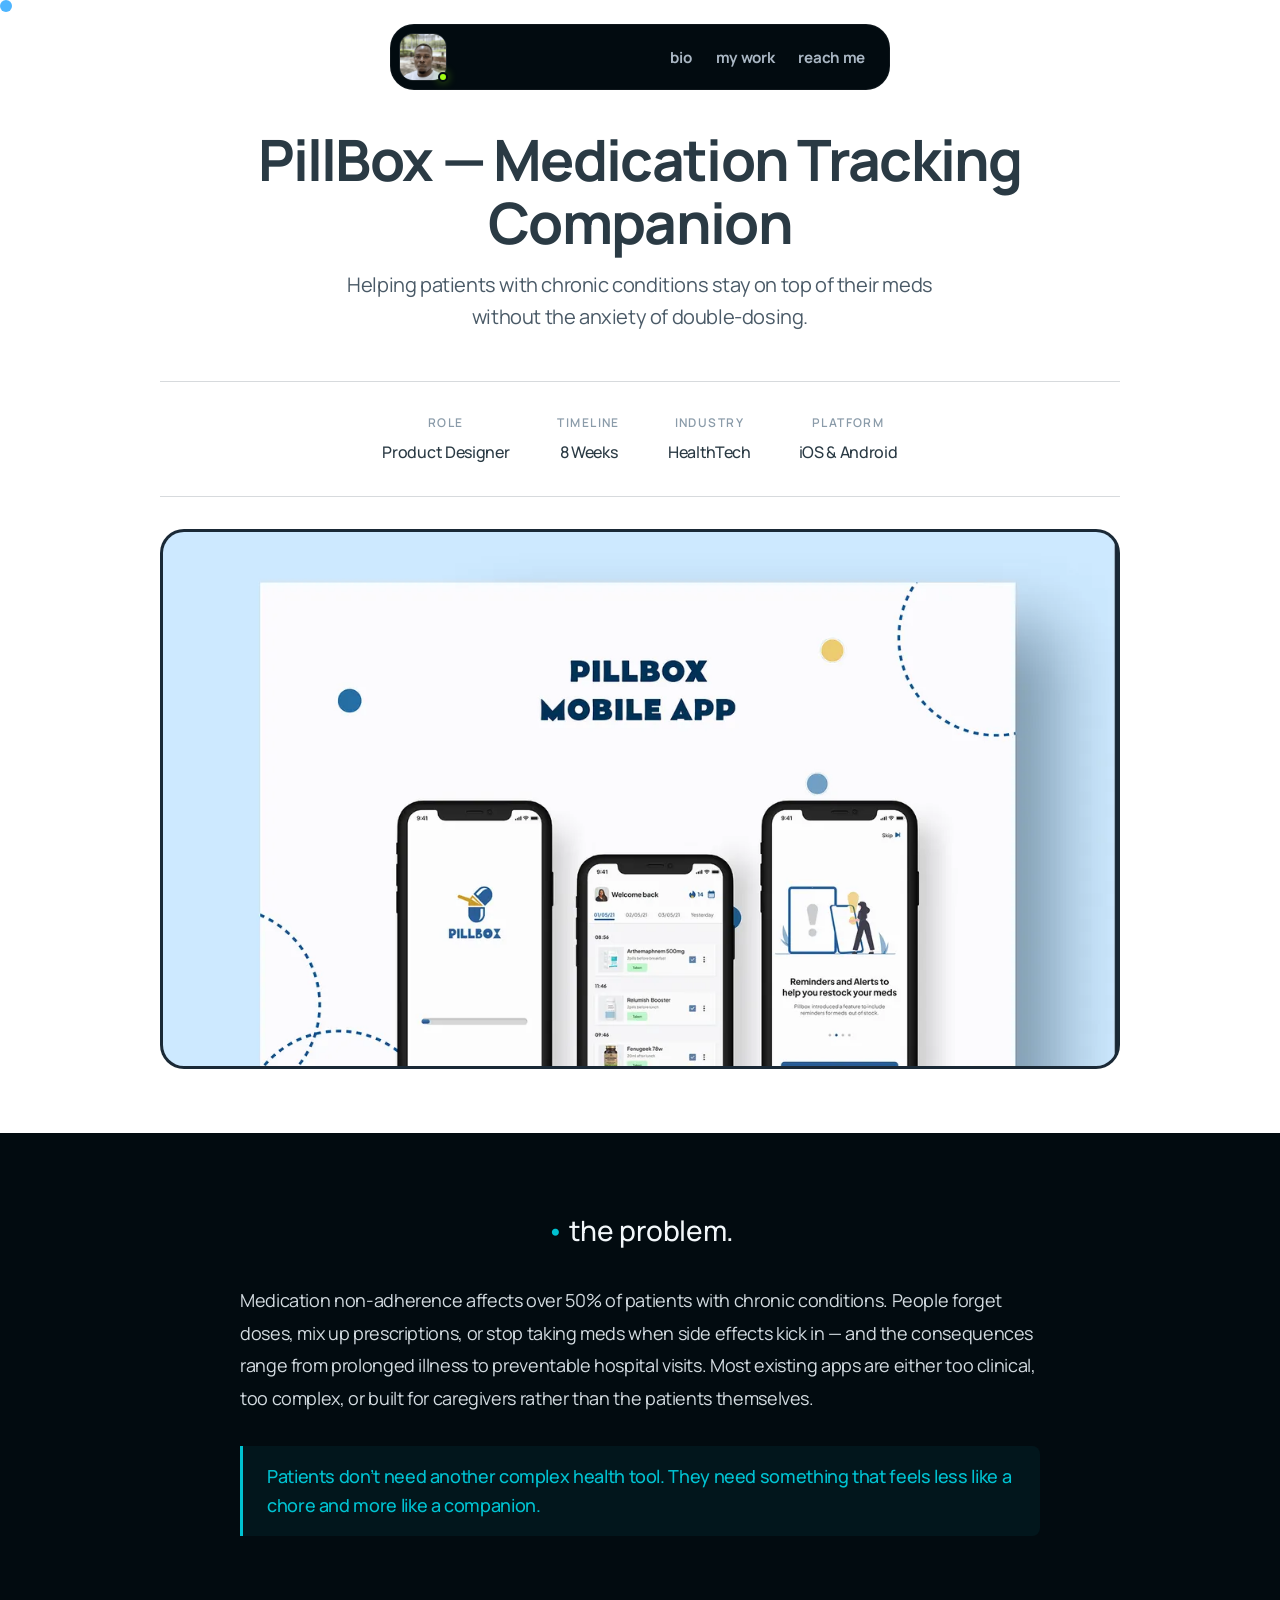
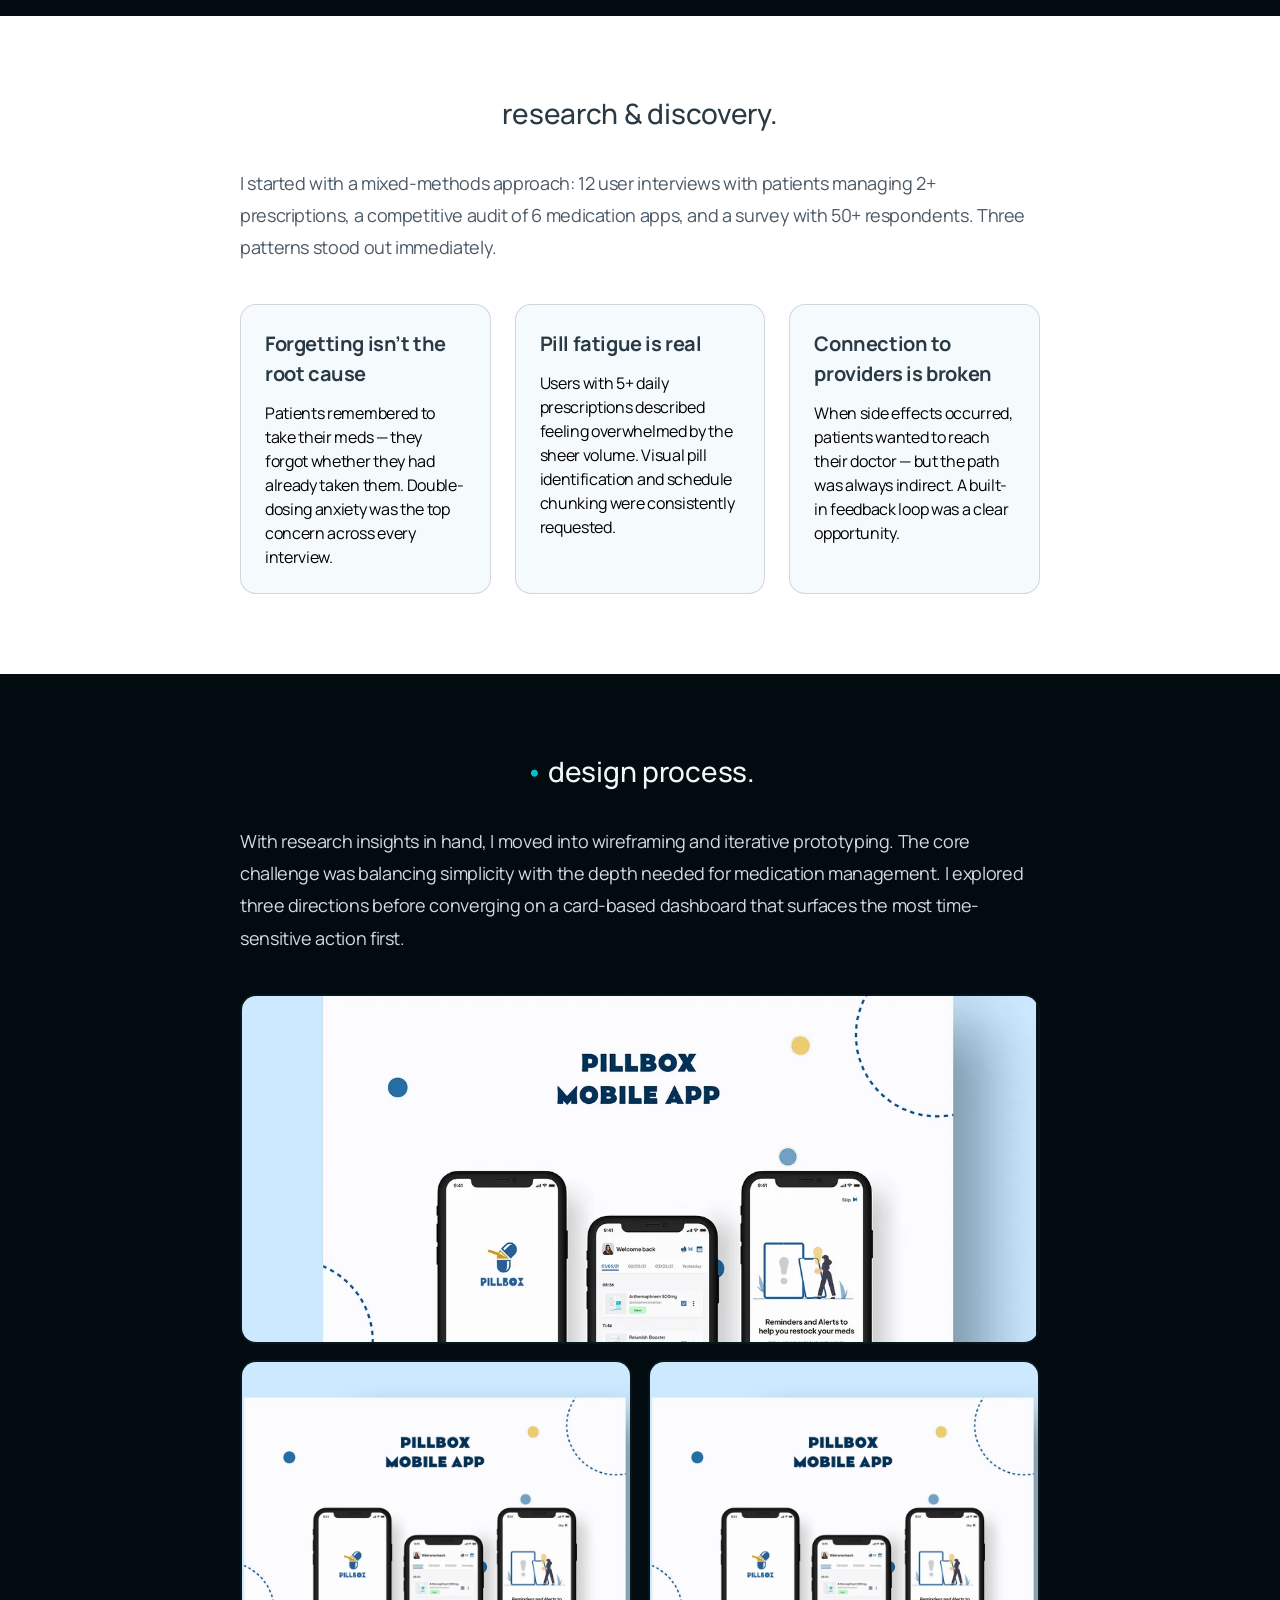
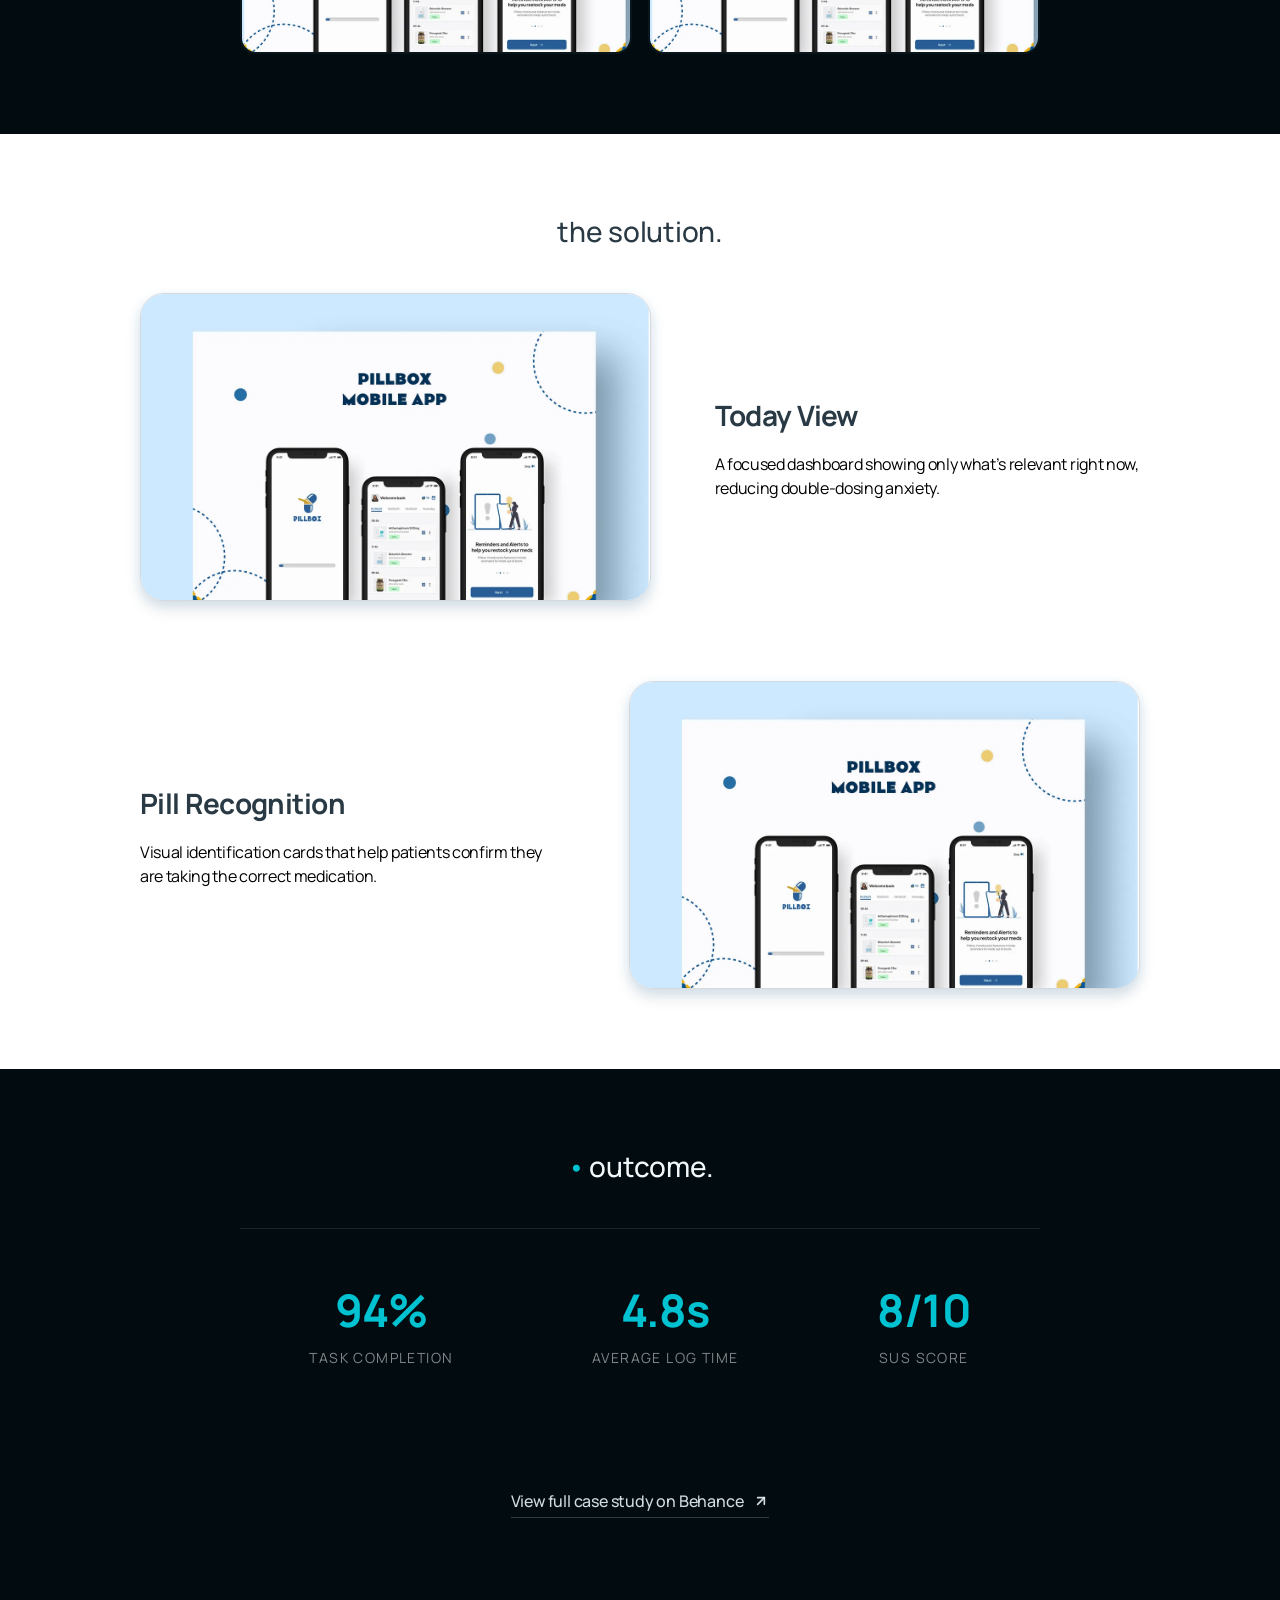
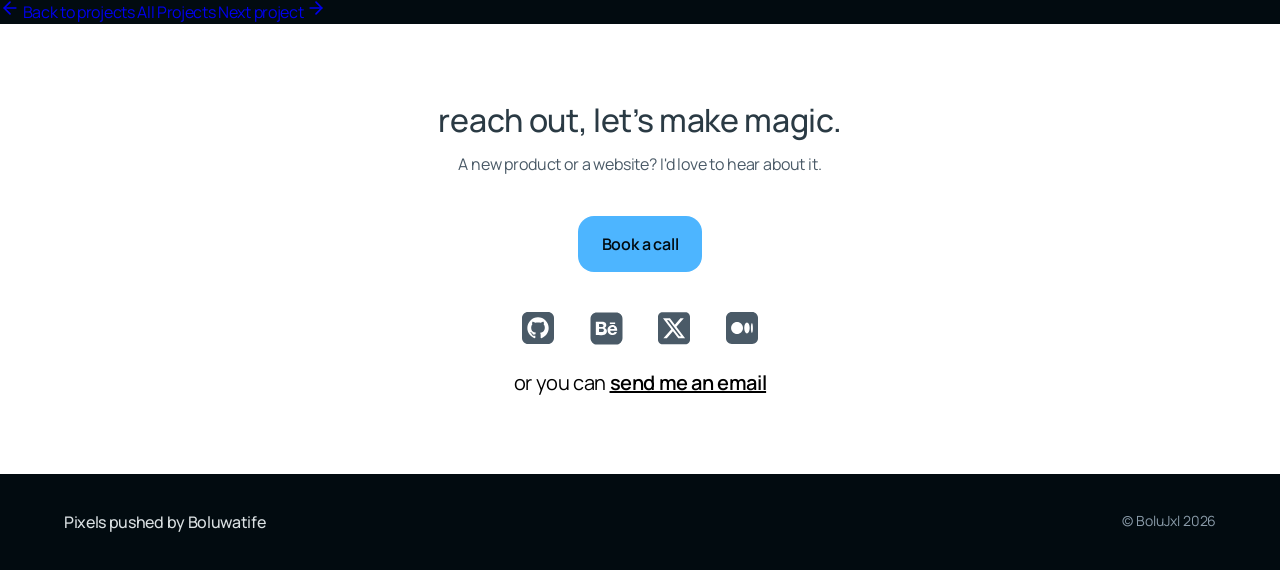
<file: geminics.html>
<!DOCTYPE html>
<html lang="en">
<head>
    <meta charset="UTF-8">
    <meta name="viewport" content="width=device-width, initial-scale=1.0">
    <meta name="description" content="PillBox — an end-to-end UX case study. Redesigned with architectural layouts.">
    <meta name="author" content="Boluwatife Jakobe">
    <meta name="robots" content="noindex, nofollow">

    <title>Geminics Study — PillBox Redesign</title>

    <link rel="icon" href="imgs/biomimg.webp" type="image/webp">
    <link rel="shortcut icon" href="imgs/biomimg.webp" type="image/webp">

    <link rel="preconnect" href="https://fonts.googleapis.com">
    <link rel="preconnect" href="https://fonts.gstatic.com" crossorigin>
    <link rel="stylesheet" href="https://fonts.googleapis.com/css2?family=Material+Symbols+Outlined:opsz,wght,FILL,GRAD@20..48,100..700,0..1,-50..200&icon_names=arrow_outward" />

    <link rel="stylesheet" href="colors.css">
    <link rel="stylesheet" href="style-responsive.css">
    <link rel="stylesheet" href="geminics.css">
</head>
<body>
    <a href="#main-content" class="skip-link">Skip to main content</a>

    <header class="header">
        <nav class="nav-bar" aria-label="Main navigation">
            <a href="index.html" class="nav-brand" aria-label="Home">
                <img src="imgs/biomimg.webp" alt="Boluwatife" class="nav-avatar">
                <span class="nav-status-dot"></span>
            </a>
            <ul class="nav-links">
                 <li><a href="bio.html">bio</a></li>
                 <li><a href="works.html">my work</a></li>
                 <li><a href="#contact">reach me</a></li>
            </ul>
        </nav>
    </header>

    <main id="main-content">

        <!-- ── Hero ── -->
        <section class="gm-hero">
            <div class="gm-hero-container">
                <div class="gm-hero-content">
                    <h1 class="gm-hero-title">PillBox &mdash; Medication Tracking Companion</h1>
                    <p class="gm-hero-strapline">Helping patients with chronic conditions stay on top of their meds without the anxiety of double-dosing.</p>
                </div>

                <div class="gm-hero-meta">
                    <div class="gm-meta-item">
                        <span class="gm-meta-label">Role</span>
                        <span class="gm-meta-value">Product Designer</span>
                    </div>
                    <div class="gm-meta-item">
                        <span class="gm-meta-label">Timeline</span>
                        <span class="gm-meta-value">8 Weeks</span>
                    </div>
                    <div class="gm-meta-item">
                        <span class="gm-meta-label">Industry</span>
                        <span class="gm-meta-value">HealthTech</span>
                    </div>
                    <div class="gm-meta-item">
                        <span class="gm-meta-label">Platform</span>
                        <span class="gm-meta-value">iOS & Android</span>
                    </div>
                </div>

                <div class="gm-hero-visual">
                    <img src="imgs/pillbox mockup.webp" alt="PillBox medication tracking app interface">
                </div>
            </div>
        </section>

        <!-- ── The Problem (Dark) ── -->
        <section class="cs-section dark">
            <div class="cs-section-container">
                <div class="cs-section-heading">
                    <h2>the problem.</h2>
                </div>
                <p class="cs-body">
                    Medication non-adherence affects over 50% of patients with chronic conditions. People forget doses, mix up prescriptions, or stop taking meds when side effects kick in &mdash; and the consequences range from prolonged illness to preventable hospital visits. Most existing apps are either too clinical, too complex, or built for caregivers rather than the patients themselves.
                </p>
                <div class="cs-insight">
                    Patients don&rsquo;t need another complex health tool. They need something that feels less like a chore and more like a companion.
                </div>
            </div>
        </section>

        <!-- ── Research (Light) ── -->
        <section class="cs-section light">
            <div class="cs-section-container">
                <div class="cs-section-heading">
                    <h2>research &amp; discovery.</h2>
                </div>
                <p class="cs-body">
                    I started with a mixed-methods approach: 12 user interviews with patients managing 2+ prescriptions, a competitive audit of 6 medication apps, and a survey with 50+ respondents. Three patterns stood out immediately.
                </p>
                <div class="gm-steps-grid">
                    <div class="gm-step-card">
                        <h3>Forgetting isn&rsquo;t the root cause</h3>
                        <p>Patients remembered to take their meds &mdash; they forgot <em>whether</em> they had already taken them. Double-dosing anxiety was the top concern across every interview.</p>
                    </div>
                    <div class="gm-step-card">
                        <h3>Pill fatigue is real</h3>
                        <p>Users with 5+ daily prescriptions described feeling overwhelmed by the sheer volume. Visual pill identification and schedule chunking were consistently requested.</p>
                    </div>
                    <div class="gm-step-card">
                        <h3>Connection to providers is broken</h3>
                        <p>When side effects occurred, patients wanted to reach their doctor &mdash; but the path was always indirect. A built-in feedback loop was a clear opportunity.</p>
                    </div>
                </div>
            </div>
        </section>

        <!-- ── Process (Dark) ── -->
        <section class="cs-section dark">
            <div class="cs-section-container">
                <div class="cs-section-heading">
                    <h2>design process.</h2>
                </div>
                <p class="cs-body">
                    With research insights in hand, I moved into wireframing and iterative prototyping. The core challenge was balancing simplicity with the depth needed for medication management. I explored three directions before converging on a card-based dashboard that surfaces the most time-sensitive action first.
                </p>
                <div class="gm-gallery-mosaic">
                    <div class="gm-gallery-item wide">
                        <img src="imgs/pillbox mockup.webp" alt="PillBox wireframes">
                    </div>
                    <div class="gm-gallery-item">
                        <img src="imgs/pillbox mockup.webp" alt="PillBox sketches">
                    </div>
                    <div class="gm-gallery-item">
                        <img src="imgs/pillbox mockup.webp" alt="PillBox prototype">
                    </div>
                </div>
            </div>
        </section>

        <!-- ── Solution (Light) ── -->
        <section class="cs-section light">
            <div class="cs-section-container wide">
                <div class="cs-section-heading">
                    <h2>the solution.</h2>
                </div>
                <div class="gm-solution-showcase">
                    <div class="gm-showcase-item">
                        <div class="gm-showcase-img">
                            <img src="imgs/pillbox mockup.webp" alt="Today View">
                        </div>
                        <div class="gm-showcase-text">
                            <h3>Today View</h3>
                            <p>A focused dashboard showing only what&rsquo;s relevant right now, reducing double-dosing anxiety.</p>
                        </div>
                    </div>
                    <div class="gm-showcase-item reverse">
                        <div class="gm-showcase-img">
                            <img src="imgs/pillbox mockup.webp" alt="Pill Identity">
                        </div>
                        <div class="gm-showcase-text">
                            <h3>Pill Recognition</h3>
                            <p>Visual identification cards that help patients confirm they are taking the correct medication.</p>
                        </div>
                    </div>
                </div>
            </div>
        </section>

        <!-- ── Outcome (Dark) ── -->
        <section class="cs-section dark">
            <div class="cs-section-container">
                <div class="cs-section-heading">
                    <h2>outcome.</h2>
                </div>
                <div class="gm-metrics-strip">
                    <div class="gm-metric">
                        <span class="gm-metric-val">94%</span>
                        <span class="gm-metric-lab">Task Completion</span>
                    </div>
                    <div class="gm-metric">
                        <span class="gm-metric-val">4.8s</span>
                        <span class="gm-metric-lab">Average Log Time</span>
                    </div>
                    <div class="gm-metric">
                        <span class="gm-metric-val">8/10</span>
                        <span class="gm-metric-lab">SUS Score</span>
                    </div>
                </div>
                
                <div class="gm-final-cta">
                    <a href="https://www.behance.net/gallery/179838149/Pillbox-Mobile-App-Design-Case-Study" class="cs-cta" target="_blank">
                        View full case study on Behance
                        <svg width="16" height="16" viewBox="0 0 24 24" fill="none" stroke="currentColor" stroke-width="2.5" stroke-linecap="round" stroke-linejoin="round"><line x1="7" y1="17" x2="17" y2="7"/><polyline points="7 7 17 7 17 17"/></svg>
                    </a>
                </div>
            </div>
        </section>

        <!-- ── Navigation ── -->
        <nav class="cs-next">
            <div class="cs-next-container">
                <a href="works.html" class="cs-next-link">
                    <svg width="20" height="20" viewBox="0 0 24 24" fill="none" stroke="currentColor" stroke-width="2" stroke-linecap="round" stroke-linejoin="round"><line x1="19" y1="12" x2="5" y2="12"/><polyline points="12 19 5 12 12 5"/></svg>
                    Back to projects
                </a>
                <a href="works.html" class="cs-back">All Projects</a>
                <a href="#" class="cs-next-link">
                    Next project
                    <svg width="20" height="20" viewBox="0 0 24 24" fill="none" stroke="currentColor" stroke-width="2" stroke-linecap="round" stroke-linejoin="round"><line x1="5" y1="12" x2="19" y2="12"/><polyline points="12 5 19 12 12 19"/></svg>
                </a>
            </div>
        </nav>

        <!-- ── Contact ── -->
        <section class="collab" id="contact">
            <div class="collab-heading">
                <h2 class="main-head-light">reach out, let&rsquo;s make magic.</h2>
                <p>A new product or a website? I'd love to hear about it.</p>
            </div>
            <div class="collab-socials">
                <div class="collabtext-btn">
                    <a href="https://cal.com/bolujxl/30min" class="hero-btn" title="Contact Me">Book a call</a>
                </div>
                <div class="socials">
                    <div class="sm-icons">
                        <a class="sm-icon" href="#"><img src="imgs/collaborate/github.svg" alt="GitHub"></a>
                        <a class="sm-icon" href="#"><img src="imgs/collaborate/mage_behance.svg" alt="Behance"></a>
                        <a class="sm-icon" href="#"><img src="imgs/collaborate/xcom.svg" alt="X"></a>
                        <a class="sm-icon" href="#"><img src="imgs/medium.svg" alt="Medium"></a>
                    </div>
                    <p>or you can <a href="mailto:bolujxl2@gmail.com" class="email-link">send me an email</a></p>
                </div>
            </div>
        </section>
    </main>

    <footer class="footer">
        <p class="footer-create">Pixels pushed by Boluwatife</p>
        <p class="footer-copy">&copy; BoluJxl <span id="year"></span></p>
    </footer>

    <div class="cursor-dot"></div>
    <script defer src="script.js"></script>
</body>
</html>
</file>
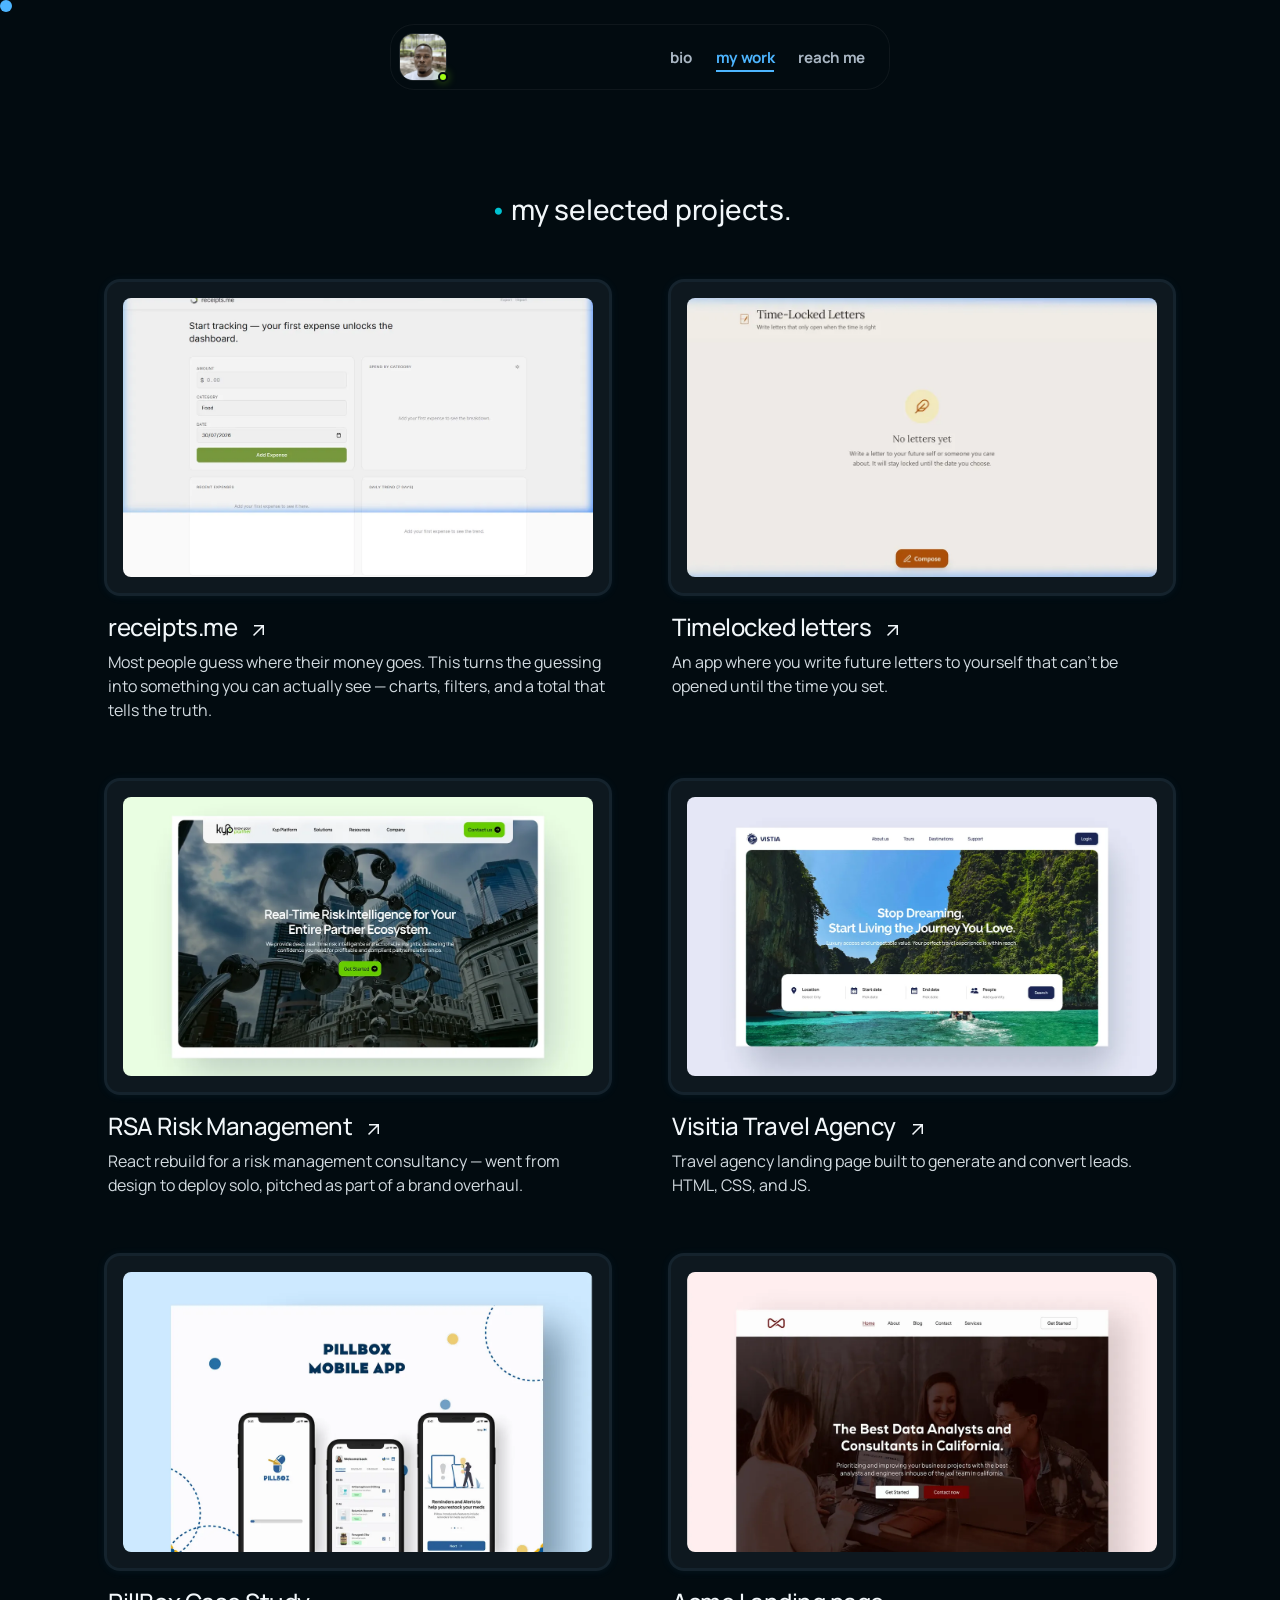
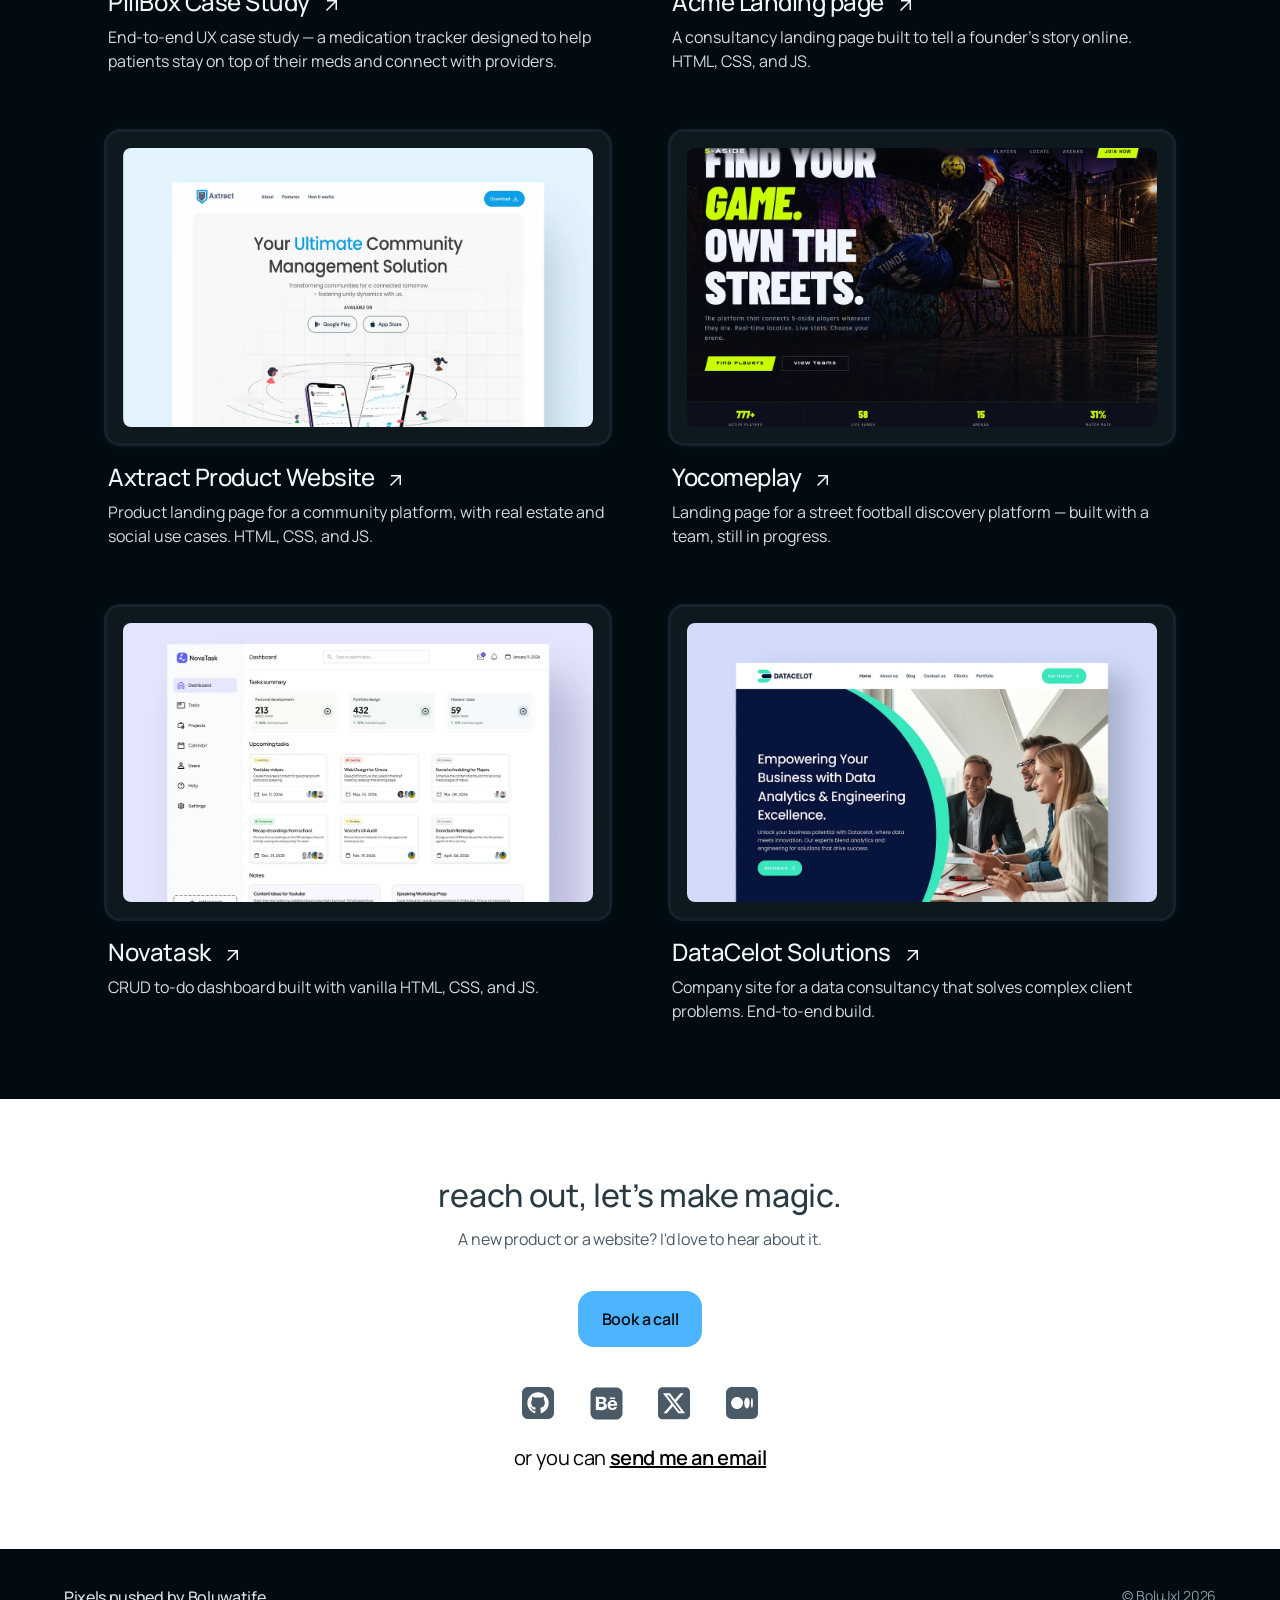
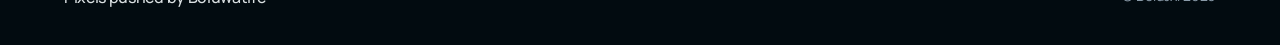
<file: works.html>
<!DOCTYPE html>
<html lang="en">

<head>
    <meta charset="UTF-8">
    <meta name="viewport" content="width=device-width, initial-scale=1.0">
    <meta name="description"
        content="Explore selected works and case studies by Boluwatife, showcasing expertise in product design and frontend engineering.">
    <meta name="author" content="Boluwatife Jakobe">
    <meta name="robots" content="index, follow">

    <title>Boluwatife — Work & Case Studies</title>

    <meta property="og:title" content="Boluwatife — Work & Case Studies">
    <meta property="og:description"
        content="Explore selected works and case studies by Boluwatife, showcasing expertise in product design and frontend engineering.">
    <meta property="og:type" content="website">
    <meta property="og:image" content="https://bolujxl.com/imgs/biomimg.webp">
    <meta property="og:image:width" content="1200">
    <meta property="og:image:height" content="630">
    <meta property="og:url" content="https://bolujxl.com/works.html">

    <link rel="canonical" href="https://bolujxl.com/works.html">
    <link rel="icon" href="imgs/biomimg.webp" type="image/webp">
    <link rel="shortcut icon" href="imgs/biomimg.webp" type="image/webp">

    <script type="application/ld+json">
    {
      "@context": "https://schema.org",
      "@type": "Person",
      "name": "Boluwatife Jakobe",
      "givenName": "Boluwatife",
      "url": "https://bolujxl.com/",
      "image": "https://bolujxl.com/imgs/biomimg.webp",
      "jobTitle": "Product Designer & Frontend Engineer",
      "description": "Product designer and frontend engineer who builds products end to end — with unnecessary care for every detail.",
      "sameAs": [
        "https://github.com/Bolujxl",
        "https://www.behance.net/boluJxl",
        "https://x.com/Bolujxl",
        "https://medium.com/@bolulawal99"
      ],
      "knowsAbout": [
        "Product Design",
        "UI/UX Design",
        "Frontend Development",
        "React",
        "Figma",
        "Webflow",
        "Framer"
      ]
    }
    </script>

    <link rel="preconnect" href="https://fonts.googleapis.com">
    <link rel="preconnect" href="https://fonts.gstatic.com" crossorigin>
    <link rel="stylesheet"
        href="https://fonts.googleapis.com/css2?family=Material+Symbols+Outlined:opsz,wght,FILL,GRAD@20..48,100..700,0..1,-50..200&icon_names=arrow_outward" />
    <link rel="stylesheet" href="colors.css">
    <link rel="stylesheet" href="style-responsive.css">
</head>

<body>
    <a href="#main-content" class="skip-link">Skip to main content</a>

    <header class="header">
        <nav class="nav-bar" aria-label="Main navigation">
            <a href="index.html" class="nav-brand" aria-label="Home">
                <img src="imgs/biomimg.webp" alt="Boluwatife" class="nav-avatar">
                <span class="nav-status-dot"></span>
            </a>
            <ul class="nav-links">
                <li><a href="bio.html">bio</a></li>
                <li><a href="works.html">my work</a></li>
                <li><a href="#contact">reach me</a></li>
            </ul>
        </nav>
    </header>

    <main id="main-content">
        <section class="projects main-page-offset" id="projects">
            <div class="projects-heading">
                <h1 class="main-head">my selected projects.</h1>
            </div>

            <div class="projects-grid">
                <article class="project-card">
                    <a href="https://receipts-me.vercel.app/" class="project-card-link" target="_blank"
                        rel="noopener noreferrer" aria-label="View receipts.me expense tracker project">
                        <div class="thumbnail">
                            <img src="imgs/receipts.webp" alt="receipts.me expense tracking dashboard" width="600"
                                height="375" loading="lazy">
                        </div>
                        <div class="project-title">
                            <h2>receipts.me <span class="material-symbols-outlined"
                                    aria-hidden="true">arrow_outward</span></h2>
                            <p class="desc">Most people guess where their money goes. This turns the guessing into
                                something you can actually see — charts, filters, and a total that tells the truth.</p>
                        </div>
                    </a>
                </article>

                <article class="project-card">
                    <a href="https://the-timelockedapp.vercel.app/" class="project-card-link" target="_blank"
                        rel="noopener noreferrer" aria-label="View Timelocked letters project">
                        <div class="thumbnail">
                            <img src="imgs/timelocked.webp" alt="Timelocked letters website interface" width="600"
                                height="375" loading="lazy">
                        </div>
                        <div class="project-title">
                            <h2>Timelocked letters <span class="material-symbols-outlined"
                                    aria-hidden="true">arrow_outward</span></h2>
                            <p class="desc">An app where you write future letters to yourself that can't be opened until
                                the time you set.</p>
                        </div>
                    </a>
                </article>

                <article class="project-card">
                    <a href="https://rsa-react-eta.vercel.app/" class="project-card-link" target="_blank"
                        rel="noopener noreferrer" aria-label="View RSA Risk Management project">
                        <div class="thumbnail">
                            <img src="imgs/rsa mockup.webp" alt="RSA Risk Management platform landing page" width="600"
                                height="375" loading="lazy">
                        </div>
                        <div class="project-title">
                            <h2>RSA Risk Management <span class="material-symbols-outlined"
                                    aria-hidden="true">arrow_outward</span></h2>
                            <p class="desc">React rebuild for a risk management consultancy — went from design to deploy
                                solo, pitched as part of a brand overhaul.</p>
                        </div>
                    </a>
                </article>

                <article class="project-card">
                    <a href="https://visitia-travel-agency-landing-page.vercel.app/" class="project-card-link" target="_blank"
                        rel="noopener noreferrer" aria-label="View Visitia Travel Agency project">
                        <div class="thumbnail">
                            <img src="imgs/visitia mockup.webp" alt="Visitia travel agency landing page" width="600"
                                height="375" loading="lazy">
                        </div>
                        <div class="project-title">
                            <h2>Visitia Travel Agency <span class="material-symbols-outlined"
                                    aria-hidden="true">arrow_outward</span></h2>
                            <p class="desc">Travel agency landing page built to generate and convert leads. HTML, CSS,
                                and JS.</p>
                        </div>
                    </a>
                </article>

                <article class="project-card">
                    <a href="https://www.behance.net/gallery/179838149/Pillbox-Mobile-App-Design-Case-Study"
                        class="project-card-link" target="_blank" rel="noopener noreferrer"
                        aria-label="View PillBox Case Study project">
                        <div class="thumbnail">
                            <img src="imgs/pillbox mockup.webp" alt="PillBox medication tracking app interface"
                                width="600" height="375" loading="lazy">
                        </div>
                        <div class="project-title">
                            <h2>PillBox Case Study <span class="material-symbols-outlined"
                                    aria-hidden="true">arrow_outward</span></h2>
                            <p class="desc">End-to-end UX case study — a medication tracker designed to help patients
                                stay on top of their meds and connect with providers.</p>
                        </div>
                    </a>
                </article>

                <article class="project-card">
                    <a href="https://consultancy-website-final-version.vercel.app/" class="project-card-link"
                        target="_blank" rel="noopener noreferrer" aria-label="View ACME Landing page project">
                        <div class="thumbnail">
                            <img src="imgs/acme mockup.webp" alt="ACME landing page design mockup" width="600"
                                height="375" loading="lazy">
                        </div>
                        <div class="project-title">
                            <h2>Acme Landing page <span class="material-symbols-outlined"
                                    aria-hidden="true">arrow_outward</span></h2>
                            <p class="desc">A consultancy landing page built to tell a founder's story online. HTML,
                                CSS, and JS.</p>
                        </div>
                    </a>
                </article>

                <article class="project-card">
                    <a href="https://axract-app-website-demo.vercel.app/" class="project-card-link" target="_blank"
                        rel="noopener noreferrer" aria-label="View Axtract Product Website project">
                        <div class="thumbnail">
                            <img src="imgs/axtract mockup.webp" alt="Axtract product website interface" width="600"
                                height="375" loading="lazy">
                        </div>
                        <div class="project-title">
                            <h2>Axtract Product Website <span class="material-symbols-outlined"
                                    aria-hidden="true">arrow_outward</span></h2>
                            <p class="desc">Product landing page for a community platform, with real estate and social
                                use cases. HTML, CSS, and JS.</p>
                        </div>
                    </a>
                </article>

                <article class="project-card">
                    <a href="https://yocomeplay.netlify.app/" class="project-card-link" target="_blank"
                        rel="noopener noreferrer" aria-label="View Yocomeplay project">
                        <div class="thumbnail">
                            <img src="imgs/yocomeplay_mockup.webp" alt="Yocomeplay website interface" width="600"
                                height="375" loading="lazy">
                        </div>
                        <div class="project-title">
                            <h2>Yocomeplay <span class="material-symbols-outlined"
                                    aria-hidden="true">arrow_outward</span></h2>
                            <p class="desc">Landing page for a street football discovery platform — built with a team,
                                still in progress.</p>
                        </div>
                    </a>
                </article>

                <article class="project-card">
                    <a href="https://novatask-todo-ui.vercel.app/" class="project-card-link" target="_blank"
                        rel="noopener noreferrer" aria-label="View Novatask project">
                        <div class="thumbnail">
                            <img src="imgs/novamockup.webp" alt="Novatask todo web app demo interface" width="600"
                                height="375" loading="lazy">
                        </div>
                        <div class="project-title">
                            <h2>Novatask <span class="material-symbols-outlined" aria-hidden="true">arrow_outward</span>
                            </h2>
                            <p class="desc">CRUD to-do dashboard built with vanilla HTML, CSS, and JS.</p>
                        </div>
                    </a>
                </article>

                <article class="project-card">
                    <a href="https://dataocelot.com" class="project-card-link" target="_blank" rel="noopener noreferrer"
                        aria-label="View DataCelot Solutions website project">
                        <div class="thumbnail">
                            <img src="imgs/datatcelot mockup.webp" alt="DataCelot consultancy website" width="600"
                                height="375" loading="lazy">
                        </div>
                        <div class="project-title">
                            <h2>DataCelot Solutions <span class="material-symbols-outlined"
                                    aria-hidden="true">arrow_outward</span></h2>
                            <p class="desc">Company site for a data consultancy that solves complex client problems.
                                End-to-end build.</p>
                        </div>
                    </a>
                </article>


                <!-- 
                <article class="project-card">
                    <a href="https://weather-app-react-delta-indol.vercel.app/" class="project-card-link"
                        target="_blank" rel="noopener noreferrer" aria-label="View Weather App project">
                        <div class="thumbnail">
                            <img src="imgs/weather_mockup.webp" alt="Weather App React application interface"
                                width="600" height="375" loading="lazy">
                        </div>
                        <div class="project-title">
                            <h2>Weather App <span class="material-symbols-outlined"
                                    aria-hidden="true">arrow_outward</span></h2>
                            <p class="desc">React app — search any city for live weather data, powered by a weather API.
                            </p>
                        </div>
                    </a>
                </article>

                <article class="project-card">
                    <a href="https://www.behance.net/gallery/184323249/Creative-agency-Landing-Page"
                        class="project-card-link" target="_blank" rel="noopener noreferrer"
                        aria-label="View Prexer brand and website project">
                        <div class="thumbnail">
                            <img src="imgs/prexer mockup.webp" alt="Prexer brand website for creative agencies"
                                width="600" height="375" loading="lazy">
                        </div>
                        <div class="project-title">
                            <h2>Prexer brand & website <span class="material-symbols-outlined"
                                    aria-hidden="true">arrow_outward</span></h2>
                            <p class="desc">Brand identity and website design for a creative agency. Freelance design
                                project.</p>
                        </div>
                    </a>
                </article>
                -->

            </div>
        </section>

        <section class="collab" id="contact">
            <div class="collab-heading">
                <h2 class="main-head-light">reach out, let’s make magic.</h2>
                <p>A new product or a website? I'd love to hear about it.</p>
            </div>
            <div class="collab-socials">
                <div class="collabtext-btn">
                    <a href="https://cal.com/bolujxl/30min" class="hero-btn" title="Contact Me"
                        data-cal-link="bolujxl/30min"
                        data-cal-config='{"layout":"month_view","useSlotsViewOnSmallScreen":"true"}'>
                        Book a call
                    </a>
                </div>
                <div class="socials">
                    <div class="sm-icons">
                        <a class="sm-icon" href="https://github.com/Bolujxl" target="_blank" rel="noopener noreferrer"
                            aria-label="Check my code on GitHub"><img src="imgs/collaborate/github.svg"
                                alt="GitHub"></a>
                        <a class="sm-icon" href="https://www.behance.net/boluJxl" target="_blank"
                            rel="noopener noreferrer" aria-label="View my work on Behance"><img
                                src="imgs/collaborate/mage_behance.svg" alt="Behance"></a>
                        <a class="sm-icon" href="https://x.com/Bolujxl" target="_blank" rel="noopener noreferrer"
                            aria-label="Follow me on X (Twitter)"><img src="imgs/collaborate/xcom.svg" alt="X"></a>
                        <a class="sm-icon" href="https://medium.com/@bolulawal99" target="_blank"
                            rel="noopener noreferrer" aria-label="Read my articles on Medium"><img src="imgs/medium.svg"
                                alt="Medium"></a>
                    </div>
                    <p>or you can <a href="mailto:bolujxl2@gmail.com" class="email-link">send me an email</a></p>
                </div>
            </div>
        </section>
    </main>

    <footer class="footer">
        <p class="footer-create">Pixels pushed by Boluwatife</p>
        <p class="footer-copy">&copy; BoluJxl <span id="year"></span></p>
    </footer>

    <div class="cursor-dot"></div>
    <script defer src="script.js"></script>
    <script defer src="cal.js"></script>
</body>

</html>
</file>
<file: colors.css>
:root {
    --primary-10: #E6F4FF;
    --primary-20: #CCE9FF;
    --primary-30: #B3DDFF;
    --primary-40: #80C5FF;
    --primary-50: #4DB5FF;
    --primary-60: #3399E6;
    --primary-70: #1A7FCC;
    --primary-80: #0066A3;
    --primary-90: #004C79;
    --primary-95: #003757;
    --primary-99: #001D2E;
    --primary-100: #000D15;

    --primary: var(--primary-50);
    --primary-container: var(--primary-10);
    --on-primary: var(--primary-99);
    --on-primary-container: var(--primary-20);

    --secondary-10: #E0F8FA;
    --secondary-20: #C2EEF2;
    --secondary-30: #A3E3EA;
    --secondary-40: #79D4DF;
    --secondary-50: #4FC5D4;
    --secondary-60: #00C2D1;
    --secondary-70: #00A3AD;
    --secondary-80: #008589;
    --secondary-90: #006666;
    --secondary-95: #004D4D;
    --secondary-99: #002929;
    --secondary-100: #001414;

    --secondary: var(--secondary-60);
    --secondary-container: var(--secondary-10);
    --on-secondary: var(--secondary-99);
    --on-secondary-container: var(--secondary-20);

    --tertiary-10: #F2F1EC;
    --tertiary-20: #E4E3DB;
    --tertiary-30: #D5D4CA;
    --tertiary-40: #C4C3B7;
    --tertiary-50: #B1B0A3;
    --tertiary-60: #9E9D8E;
    --tertiary-70: #8A8979;
    --tertiary-80: #767663;
    --tertiary-90: #5E5D4D;
    --tertiary-95: #4A493E;
    --tertiary-99: #36362E;
    --tertiary-100: #1A190F;

    --tertiary: var(--tertiary-60);
    --tertiary-container: var(--tertiary-90);
    --on-tertiary: var(--tertiary-10);
    --on-tertiary-container: var(--tertiary-30);

    --error-10: #FFEBEE;
    --error-20: #FFCDD2;
    --error-30: #EF9A9A;
    --error-40: #E57373;
    --error-50: #EF5350;
    --error-60: #F44336;
    --error-70: #E53935;
    --error-80: #D32F2F;
    --error-90: #C62828;
    --error-95: #B71C1C;
    --error-99: #410002;
    --error-100: #210000;

    --error: var(--error-60);
    --error-container: var(--error-10);
    --on-error: var(--error-100);
    --on-error-container: var(--error-20);

    --surface-light-10: #FAFEFF;
    --surface-light-20: #F5FAFC;
    --surface-light-30: #EFF6F9;
    --surface-light-40: #EAF2F5;
    --surface-light-50: #E4EDF1;
    --surface-light-60: #D5E1E8;
    --surface-light-70: #C5D3DD;
    --surface-light-80: #B4C4D1;
    --surface-light-90: #A3B4C4;
    --surface-light-95: #94AABB;
    --surface-light-99: #F2F7FA;
    --surface-light-100: #FFFFFF;

    --surface-dark-10: #0B1419;
    --surface-dark-20: #0F1A21;
    --surface-dark-30: #14202A;
    --surface-dark-40: #182533;
    --surface-dark-50: #020B10;
    --surface-dark-60: #050A0D;
    --surface-dark-70: #030709;
    --surface-dark-80: #020506;
    --surface-dark-90: #010304;
    --surface-dark-95: #000D15;
    --surface-dark-99: #000A11;
    --surface-dark-100: #000000;

    --neutral-10: #F2F7FA;
    --neutral-20: #E6EDF5;
    --neutral-30: #D8E2EC;
    --neutral-40: #C5D3DD;
    --neutral-50: #AAB7C4;
    --neutral-60: #8A9BA9;
    --neutral-70: #6B7D8A;
    --neutral-80: #4A5A67;
    --neutral-90: #3B4A54;
    --neutral-95: #2A3A44;
    --neutral-99: #1A252E;
    --neutral-100: #0A1117;

    --neutral-var: #4A5A67;

    --outline-light: rgba(230, 237, 245, 0.97);
    --outline-dark: rgba(77, 181, 255, 0.12);
    --outline-variant-light: rgba(90, 101, 112, 0.24);
    --outline-variant-dark: rgba(77, 181, 255, 0.08);

    --shadow-1: 0 1px 3px rgba(8, 16, 50, 0.07), 0 1px 2px rgba(8, 16, 50, 0.04);
    --shadow-2: 0 4px 8px rgba(8, 16, 50, 0.08), 0 2px 4px rgba(8, 16, 50, 0.05);
    --shadow-3: 0 8px 16px rgba(8, 16, 50, 0.1), 0 4px 8px rgba(8, 16, 50, 0.06);
    --shadow-4: 0 12px 24px rgba(8, 16, 50, 0.12), 0 6px 12px rgba(8, 16, 50, 0.08);

    --bg-primary: var(--surface-light-100);
    --bg-secondary: var(--surface-light-20);
    --bg-tertiary: var(--surface-light-30);
    --bg-surface: var(--surface-light-100);
    --bg-surface-variant: var(--surface-light-30);
    --bg-surface-muted: var(--surface-light-20);

    --text-primary: var(--neutral-95);
    --text-secondary: var(--neutral-80);
    --text-tertiary: var(--neutral-60);
    --text-disabled: var(--neutral-50);
    --text-inverse: var(--neutral-10);

    --text-on-primary: var(--primary-99);
    --text-on-secondary: var(--secondary-99);
    --text-on-tertiary: var(--tertiary-10);
    --text-on-surface: var(--neutral-95);
    --text-on-surface-variant: var(--neutral-80);

    --border-subtle: var(--outline-variant-light);
    --border-strong: var(--outline-light);

    --secondary-color: var(--surface-dark-50);
    --whiteText-color: var(--surface-light-99);
    --whiteText90-color: rgba(234, 242, 247, 0.9);
    --darkSection-heading-color: var(--surface-light-99);
    --aboutBody-text-color: var(--surface-light-99);

    --lightSection-bg-color: var(--surface-light-100);
    --lightSection-heading-color: var(--neutral-95);
    --lightSection-text-color: var(--neutral-80);
    --serviceBody-color: var(--neutral-70);
    --serviceStroke-color: var(--outline-light);

    --heroText1-color: var(--neutral-95);
    --heroText2-color: var(--neutral-80);
    --heroStroke-color: var(--outline-variant-light);
    --herobg-color: linear-gradient(to right, var(--surface-light-100) 0%, var(--surface-light-20) 100%);

    --footerLogo-color: rgba(242, 247, 250, 0.9);
    --copyright-text-color: var(--neutral-60);

    --primary-color: var(--primary);
    --accent-color: var(--secondary);
}
</file>
<file: style-responsive.css>
@import url('https://fonts.googleapis.com/css2?family=Irish+Grover&family=Manrope:wght@200..800&display=swap');


* {
    margin: 0;
    padding: 0;
    box-sizing: border-box;
    font-family: 'Manrope', sans-serif;
    letter-spacing: -0.02em;
    line-height: 150%;
}

body {
    background-color: var(--secondary-color);
}

:root {
    --space2: 0.125rem;
    --space4: 0.25rem;
    --space6: 0.375rem;
    --space8: 0.5rem;
    --space10: 0.625rem;
    --space12: 0.75rem;
    --space14: 0.875rem;
    --space16: 1rem;
    --space20: 1.25rem;
    --space24: 1.5rem;
    --space28: 1.75rem;
    --space32: 2rem;
    --space36: 2.25rem;
    --space40: 2.5rem;
    --space48: 3rem;
    --space56: 3.5rem;
    --space64: 4rem;
    --space72: 4.5rem;
    --space80: 5rem;
    --fontRegular: 400;
    --fontMedium: 500;
    --fontSemiBold: 600;
    --fontBold: 700;
    --font12: 0.75rem;
    --font14: 0.875rem;
    --font16: 1rem;
    --font18: 1.125rem;
    --font20: 1.25rem;
    --font22: 1.375rem;
    --font24: 1.5rem;
    --font28: 1.75rem;
    --font30: 1.875rem;
    --font32: 2rem;
    --font36: 2.25rem;
    --font40: 2.5rem;
    --font45: 2.8125rem;
    --font57: 3.5625rem;
    --borderRadius1: 0.5rem;
    --borderRadius2: 1rem;
    --borderRadius3: 1.5rem;
    --borderRadius4: 2rem;
    --sectionPadding: 2rem 1rem;
    --sectionGap: 1.5rem;
    --cardGap: 1rem;
    --gridGap: 1.5rem;
    --heroPadding: 5rem 1rem 3rem;
    --linksFontSize: 0.75rem;
    --sectiontagFontSize: 0.75rem;
    --sectionheadFontSize: 1rem;
    --secondary-color: var(--surface-dark-50);
    --shadow-1: 0 1px 2px rgba(0, 0, 0, 0.04), 0 2px 4px rgba(0, 0, 0, 0.04);
    --shadow-2: 0 4px 8px rgba(0, 0, 0, 0.08), 0 2px 8px rgba(77, 184, 255, 0.12);
    --shadow-3: 0 8px 16px rgba(0, 0, 0, 0.1), 0 4px 12px rgba(77, 184, 255, 0.15);
    font-synthesis: none;
    text-rendering: optimizeLegibility;
    -webkit-font-smoothing: antialiased;
    -moz-osx-font-smoothing: grayscale;
}

.skip-link {
    position: absolute;
    top: -100px;
    left: 50%;
    transform: translateX(-50%);
    background: var(--primary-color);
    color: var(--secondary-color);
    padding: 0.75rem 1.5rem;
    border-radius: var(--borderRadius2);
    font-weight: var(--fontSemiBold);
    z-index: 9999;
    transition: top 0.3s ease;
}

.skip-link:focus {
    top: 10px;
}

button:focus-visible,
a:focus-visible {
    outline: 2px solid var(--primary-color);
    outline-offset: 3px;
}

.main-page-offset {
    padding-top: 8rem !important;
    padding-bottom: 4rem;
}

@media (min-width: 768px) {
    .main-page-offset {
        padding-top: 9rem !important;
        padding-bottom: 6rem;
    }
}

@media (min-width: 1199px) {
    .main-page-offset {
        padding-top: 12rem !important;
        padding-bottom: 8rem;
    }
}

@keyframes pageSlideUp {
    from {
        opacity: 0;
        transform: translateY(20px);
    }

    to {
        opacity: 1;
        transform: translateY(0);
    }
}

#main-content {
    animation: pageSlideUp 0.8s cubic-bezier(0.16, 1, 0.3, 1) forwards;
}

.header {
    display: flex;
    position: absolute;
    justify-content: center;
    align-items: center;
    width: 100%;
    z-index: 1000;
    top: 0;
    left: 0;
}

.nav-bar {
    width: 90%;
    max-width: 500px;
    padding: 0.5rem 1.25rem 0.5rem 0.5rem;
    position: fixed;
    top: 1.5rem;
    display: flex;
    justify-content: space-between;
    align-items: center;
    border-radius: 24px;
    background-color: var(--surface-dark-50);
    border: 1px solid rgba(255, 255, 255, 0.05);
    backdrop-filter: blur(10px);
    -webkit-backdrop-filter: blur(10px);
    z-index: 2000;
}

.nav-brand {
    display: flex;
    align-items: center;
    position: relative;
    text-decoration: none;
}

.nav-avatar {
    width: 40px;
    height: 40px;
    border-radius: var(--space12);
    object-fit: cover;
    border: 1px solid rgba(255, 255, 255, 0.1);
}

.nav-status-dot {
    position: absolute;
    bottom: -1px;
    right: -1px;
    width: var(--space10);
    height: var(--space10);
    background-color: #a3ff12;
    border-radius: 50%;
    border: 2px solid var(--surface-dark-50);
    box-shadow: 0 0 10px rgba(163, 255, 18, 0.4);
}

.nav-links {
    display: flex;
    align-items: center;
    gap: var(--space24);
    margin: 0;
    padding: 0;
    list-style: none;
}

.nav-links a {
    text-decoration: none;
    color: var(--neutral-50);
    font-weight: var(--fontBold);
    font-size: var(--linksFontSize);
    position: relative;
    padding: 0.25rem 0;
    transition: color 0.2s ease;
}

.nav-links a::after {
    content: '';
    position: absolute;
    bottom: 0;
    left: 0;
    width: 0;
    height: 2px;
    background-color: var(--primary-color);
    transition: width 0.3s ease;
}

@media (hover: hover) {

    .nav-links a:hover,
    .nav-links a:focus {
        color: var(--primary-color);
    }

    .nav-links a:hover::after,
    .nav-links a:focus::after,
    .nav-links a.active-nav::after {
        width: 100%;
    }
}

.nav-links a:active {
    color: var(--primary-color);
}

.nav-links a:active::after,
.nav-links a.active-nav::after {
    width: 100%;
}

.nav-links a.active-nav {
    color: var(--primary-color);
}

a {
    text-decoration: none;
}

.hero {
    padding: var(--heroPadding);
    background-color: var(--lightSection-bg-color);
    width: 100%;
    display: flex;
    justify-content: center;
    align-items: center;
}

.hero-text {
    display: flex;
    flex-direction: column;
    position: relative;
    gap: var(--space16);
    align-items: center;
    width: 90%;
}

.hero-text h1 {
    font-size: clamp(1.5rem, 0.5rem + 2vw, 2rem);
    color: var(--heroText2-color);
    font-weight: var(--fontMedium);
    line-height: 150%;
    text-align: center;
    letter-spacing: -0.01em;
}

.hero-btn,
.collab-btn {
    display: flex;
    width: fit-content;
    padding: var(--space16) var(--space24);
    font-size: 1rem;
    letter-spacing: -0.2px;
    color: var(--secondary-color);
    border: none;
    border-radius: var(--borderRadius2);
    background-color: var(--primary-color);
    font-weight: var(--fontSemiBold);
    cursor: pointer;
    transition: transform 0.2s ease, box-shadow 0.2s ease;
}

@media (hover: hover) {

    .hero-btn:hover,
    .collab-btn:hover {
        transform: translateY(-2px);
        box-shadow: 0 4px 12px rgba(77, 181, 255, 0.3);
    }
}

.hero-btn:active,
.collab-btn:active {
    transform: translateY(0);
}

.projects,
.collab {
    padding: var(--sectionPadding);
    display: flex;
    flex-direction: column;
    gap: var(--sectionGap);
    align-items: center;
}

.projects {
    background-color: var(--secondary-color);
}

.collab {
    background-color: var(--lightSection-bg-color);
}

.collab {
    gap: var(--space32);
}

.projects-heading {
    display: flex;
    flex-direction: column;
    gap: var(--space4);
    align-items: center;
    margin-bottom: var(--space2);
    width: 100%;
}

.main-head {
    font-size: var(--sectionheadFontSize);
    color: var(--darkSection-heading-color);
    font-weight: var(--fontMedium);
    text-align: center;
    line-height: 125%;
    width: 100%;
    letter-spacing: -0.01em;
    margin-bottom: var(--space4);
}

.main-head::before {
    content: "\2022";
    margin-right: var(--space4);
    color: var(--accent-color);
}

.main-head-light::before {
    content: none;
}

.main-head-light {
    font-size: var(--sectionheadFontSize);
    color: var(--lightSection-heading-color);
    font-weight: var(--fontMedium);
    text-align: center;
    line-height: 125%;
    width: 100%;
    letter-spacing: -0.01em;
    margin-bottom: var(--space4);
}



.projects-grid {
    display: flex;
    align-items: flex-start;
    justify-content: center;
    flex-wrap: wrap;
    gap: var(--gridGap);
}

.project-card {
    display: flex;
    flex-direction: column;
    width: 100%;
    gap: var(--space16);
    height: auto;
}

.project-card-link {
    display: contents;
    text-decoration: none;
    color: inherit;
}

.thumbnail {
    width: 100%;
    aspect-ratio: 16 / 10;
    border: 3px solid rgba(27, 46, 57, 0.56);
    box-shadow: 0 2px 4px rgba(0, 0, 0, 0.08), 0 1px 8px rgba(77, 184, 255, 0.08);
    background-color: hsla(204, 28%, 14%, 0.5);
    padding: 1rem;
    overflow: hidden;
    border-radius: var(--borderRadius2);
    display: flex;
    cursor: pointer;
    position: relative;
    transition: transform 0.3s ease, box-shadow 0.3s ease;
}

@media (hover: hover) {

    .project-card:hover .thumbnail,
    .project-card:focus-within .thumbnail,
    .project-card-vm:hover .thumbnail,
    .project-card-vm:focus-within .thumbnail {
        transform: scale(0.98);
        box-shadow: var(--shadow-2);
    }
}

.project-card:active .thumbnail,
.project-card-vm:active .thumbnail {
    transform: scale(0.98);
}

.thumbnail img {
    width: 100%;
    height: 100%;
    border-radius: 0.5rem;
    object-fit: cover;
    transition: transform 0.3s ease;
}

@media (hover: hover) {

    .project-card:hover .thumbnail img,
    .project-card:focus-within .thumbnail img,
    .project-card-vm:hover .thumbnail img,
    .project-card-vm:focus-within .thumbnail img {
        transform: scale(1.03);
    }
}

.project-title {
    display: flex;
    flex-direction: column;
    color: var(--whiteText-color);
    gap: var(--space8);
    padding: 0 0 0 var(--space4);
    cursor: pointer;
}

.project-title h2 {
    display: flex;
    align-items: center;
    justify-content: start;
    font-weight: var(--fontMedium);
    line-height: 125%;
    font-size: var(--font24);
    letter-spacing: -0.02em;
    color: var(--darkSection-heading-color);
}

.project-title h2 span {
    padding: 0 0 0 0.75rem;
    font-size: 1rem;
    margin: var(--space8) 0 0 0;
    cursor: pointer;
    transition: padding 0.2s ease-in, color 0.2s ease-in;
}

@media (hover: hover) {

    .project-card:hover .project-title h2 span,
    .project-card:focus-within .project-title h2 span,
    .project-card-vm:hover .project-title h2 span,
    .project-card-vm:focus-within .project-title h2 span {
        padding: 0 0 0 1.25rem;
        color: var(--accent-color);
    }
}

.project-card:active .project-title h2 span,
.project-card-vm:active .project-title h2 span {
    color: var(--accent-color);
}

    .desc {
        font-size: var(--font16);
        color: var(--whiteText90-color);
    }

.project-card-vm {
    display: flex;
    flex-direction: column;
    width: 100%;
    gap: var(--space16);
    justify-content: flex-start;
    height: auto;
    transition: color 0.1s ease-in;
}

.project-card-vm .project-title {
    opacity: 0;
}

.vm-fr {
    display: flex;
    flex-direction: column;
    align-items: center;
    justify-content: center;
    gap: var(--space12);
    width: 100%;
    height: 100%;
    color: var(--whiteText-color);
    font-size: var(--font20);
    cursor: pointer;
    transition: color 0.3s ease-in;
}

.vm-fr span {
    font-size: var(--font24);
}

@media (hover: hover) {

    .project-card-vm:hover .vm-fr,
    .project-card-vm:focus-within .vm-fr {
        color: var(--accent-color);
    }

    .project-card-vm:hover .vm-fr span,
    .project-card-vm:focus-within .vm-fr span {
        transform: translateX(4px);
    }
}

.project-card-vm:active .vm-fr {
    color: var(--accent-color);
}

.collab-heading {
    display: flex;
    flex-direction: column;
    gap: var(--space8);
    align-items: center;
    width: 100%;
}

.collab-heading h2 {
    font-size: var(--sectionheadFontSize);
    width: 100%;
}

.collab-heading p {
    font-size: var(--font16);
    line-height: 150%;
    font-weight: var(--fontRegular);
    letter-spacing: -0.01em;
    text-align: center;
    color: var(--lightSection-text-color);
}

.collabtext-btn {
    display: flex;
    flex-direction: column;
    justify-content: center;
    align-items: center;
    gap: var(--space32);
    width: 100%;
}

.collab-socials {
    display: flex;
    flex-direction: column;
    justify-content: center;
    align-items: center;
    gap: var(--space32);
}

.collabtext-btn p {
    font-size: var(--font20);
    line-height: 150%;
    font-weight: var(--fontRegular);
    letter-spacing: -0.01em;
    text-align: center;
    color: var(--lightSection-text-color);
}

.socials {
    display: flex;
    flex-direction: column;
    justify-content: center;
    gap: var(--space16);
    align-items: center;
}

.sm-icons {
    display: flex;
    gap: var(--space20);
}

.sm-icon {
    width: var(--space44);
    height: var(--space44);
    display: flex;
    align-items: center;
    justify-content: center;
    border-radius: var(--borderRadius2);
    transition: transform 0.2s ease, background-color 0.2s ease;
    cursor: pointer;
}

@media (hover: hover) {

    .sm-icon:hover,
    .sm-icon:focus {
        transform: scale(1.1) translateY(-2px);
        background-color: rgba(77, 181, 255, 0.1);
    }
}

.sm-icon:active {
    transform: scale(0.95);
}

.sm-icon img {
    width: 100%;
    height: 100%;
    transition: filter 0.2s ease;
}

@media (hover: hover) {

    .sm-icon:hover img,
    .sm-icon:focus img {
        filter: brightness(1.2);
    }
}

.socials p {
    font-size: var(--font16);
    font-weight: var(--fontRegular);
}

.email-link {
    text-decoration: underline;
    color: inherit;
    transition: color 0.2s ease-in;
    font-weight: var(--fontSemiBold);
}

@media (hover: hover) {
    .email-link:hover {
        color: var(--accent-color);
    }
}

.email-link:active {
    color: var(--accent-color);
}

.footer {
    display: flex;
    flex-direction: column;
    padding: 1.5rem;
    box-sizing: border-box;
    background-color: var(--secondary-color);
    justify-content: space-between;
    align-items: left;
    gap: var(--space12);
}

.footer-copy {
    color: var(--copyright-text-color);
    font-size: var(--font14);
    letter-spacing: 0;
}

.footer-create {
    color: var(--footerLogo-color);
    font-weight: var(--fontMedium);
    font-size: var(--font16);
}

@media (max-width: 374px) {
    :root {
        --sectiontagFontSize: 0.7rem;
        --sectionheadFontSize: 1rem;
    }

    .nav-bar {
        width: 95%;
        padding: var(--space8) var(--space12);
        top: var(--space20);
    }

    .logo a {
        font-size: 0.75rem;
    }

    .hero {
        padding: 9rem 0.75rem 2.5rem;
    }

    .hero-text {
        width: 100%;
        align-items: flex-start;
    }

    .hero-text h1 {
        font-size: 1.25rem;
        text-align: left;
    }

    .projects-grid {
        gap: var(--space16);
    }

    .projects-heading {
        width: 95%;
    }

    .main-head {
        width: 95%;
    }

    .main-head-light {
        width: 100%;
    }

    .project-title h2 {
        font-size: var(--font14);
    }

    .desc {
        font-size: 0.75rem;
    }

    .collab-heading {
        width: 100%;
    }

    .collab-heading h2 {
        font-size: var(--font18);
    }

    .footer {
        flex-direction: column;
        gap: var(--space6);
        padding: 1rem;
    }
}

@media (min-width: 375px) and (max-width: 413px) {
    :root {
        --sectiontagFontSize: 0.75rem;
        --sectionheadFontSize: 1.125rem;
    }

    .nav-bar {
        width: 92%;
        padding: var(--space10) var(--space16);
        top: var(--space24);
    }

    .logo a {
        font-size: 0.875rem;
    }

    .hero {
        padding: 9rem 0.75rem 2.5rem;
    }

    .hero-text {
        width: 100%;
        align-items: flex-start;
    }

    .hero-text h1 {
        font-size: 1.375rem;
        text-align: left;
    }

    .projects-grid {
        gap: var(--space20);
    }

    .projects-heading {
        width: 90%;
    }

    .main-head {
        width: 95%;
    }

    .footer {
        flex-direction: column;
        gap: var(--space8);
        padding: 1.25rem;
    }
}

@media (min-width: 414px) and (max-width: 479px) {
    :root {
        --sectionPadding: 3rem 1rem;
        --sectiontagFontSize: 1rem;
        --sectionheadFontSize: 1.5rem;
        --linksFontSize: 1rem;
        --sectionGap: 2rem;
        --cardGap: 2rem;
    }

    .nav-bar {
        width: 90%;
        padding: var(--space10) var(--space16);
        top: var(--space24);
        background-color: var(--surface-dark-50);
    }

    .logo a {
        font-size: 1.25rem;
    }

    .hero {
        padding: 12rem 1.5rem 4rem;
    }

    .hero-text {
        width: 90%;
        gap: var(--space32);
        align-items: flex-start;
    }

    .hero-text h1 {
        font-size: clamp(1.5rem, calc(0.40rem + 2vw), 2.5rem);
        text-align: left;
    }

    .projects-grid {
        gap: var(--cardGap);
    }

    .project-title {
        gap: var(--space6);
    }

    .project-title h2 {
        font-size: var(--font20);
    }

    .desc {
        font-size: var(--font14);
        color: var(--whiteText90-color);
    }

    .collab-heading p{
        font-size: var(--font16);
    }

    .socials p{
        font-size: var(--font18);
    }

    @media (hover: hover) {
        .project-title h2:hover span {
            padding: 0 0 0 1rem;
            color: var(--accent-color);
        }
    }

    .vm-fr {
        gap: var(--space10);
    }

    .footer {
        flex-direction: column;
        gap: var(--space12);
    }
}

@media (min-width: 480px) and (max-width: 767px) {
    :root {
        --sectionPadding: 3rem 1.5rem;
        --sectiontagFontSize: 0.875rem;
        --sectionheadFontSize: 1.5rem;
        --linksFontSize: 0.85rem;
        --sectionGap: 2rem;
        --cardGap: 2rem;
    }

    .nav-bar {
        width: 90%;
        padding: var(--space12) var(--space20);
        top: var(--space24);
        background-color: var(--surface-dark-50);
    }

    .logo a {
        font-size: 1.25rem;
    }

    .hero {
        padding: 10rem 1.5rem 4rem;
    }

    .hero-text {
        width: 90%;
        gap: var(--space20);
        align-items: flex-start;
    }

    .hero-text h1 {
        font-size: clamp(1.5rem, calc(0.40rem + 2vw), 2.5rem);
        text-align: left;
    }

    .projects-grid {
        gap: var(--cardGap);
    }

    .project-title {
        gap: var(--space6);
    }

    .project-title h2 {
        font-size: var(--font20);
    }

    .desc {
        font-size: var(--font14);
        color: var(--whiteText90-color);
    }

    @media (hover: hover) {
        .project-title h2:hover span {
            padding: 0 0 0 1rem;
            color: var(--accent-color);
        }
    }

    .thumbnail {
        padding: var(--space16);
    }

    .vm-fr {
        gap: var(--space10);
    }

    .collabtext-btn {
        width: 100%;
    }

    .footer {
        flex-direction: column;
        gap: var(--space16);
    }
}

@media (min-width: 768px) and (max-width: 1023px) {
    :root {
        --sectionPadding: 4rem 1.5rem;
        --sectiontagFontSize: 1rem;
        --sectionheadFontSize: 1.45rem;
        --linksFontSize: 0.85rem;
        --cardGap: var(--space36);
    }

    .nav-bar {
        padding: var(--space12) var(--space20);
        top: var(--space24);
        background-color: var(--surface-dark-50);
        width: 65%;
    }

    .logo a {
        font-size: 1.5rem;
    }

    .nav-links {
        gap: var(--space16);
    }

    .hero {
        padding: 9rem 2rem 3rem;
    }

    .hero-text {
        width: 60%;
    }

    .hero-text h1 {
        font-size: clamp(1.5rem, calc(0.40rem + 2vw), 2.5rem);
    }

    .hero-btn,
    .collab-btn {
        padding: 0.875rem 1.25rem;
        font-size: 1rem;
    }

    .projects-grid {
        gap: var(--cardGap);
    }

    .project-card,
    .project-card-vm {
        width: 45%;
        gap: var(--space12);
    }

    .project-title {
        gap: var(--space6);
    }

    .project-title h2 {
        font-size: var(--font18);
    }

    .project-title h2 span {
        font-size: 0.75rem;
    }

    @media (hover: hover) {
        .project-title h2:hover span {
            padding: 0 0 0 1rem;
            color: var(--accent-color);
        }
    }

    .desc {
        font-size: var(--font14);
        color: var(--whiteText90-color);
    }

    .thumbnail {
        padding: var(--space16);
    }

    .vm-fr {
        gap: var(--space10);
        font-size: var(--font18);
    }

    .project-card-vm:active .vm-fr {
        color: var(--accent-color);
    }

    .collab-heading,
    .projects-heading {
        width: 90%;
        margin-bottom: var(--space4);
    }

    .main-head {
        width: 70%;
        margin-bottom: var(--space4);
    }

    .main-head-light {
        width: 75%;
        margin-bottom: var(--space4);
    }

    .collab-heading {
        width: 75%;
    }

    .collab-heading h2 {
        font-size: var(--font24);
    }

    .collabtext-btn {
        width: 60%;
        gap: var(--space20);
    }

    .sm-icon {
        width: var(--space36);
        height: var(--space36);
    }

    .footer {
        display: flex;
        flex-direction: row;
        justify-content: space-between;
        padding: 2rem 3rem;
    }

    .footer-create {
        font-size: var(--font14);
    }

    .footer-copy {
        font-size: var(--font12);
    }

    .socials p {
        font-size: var(--font18);
    }
}


@media (min-width: 1024px) and (max-width: 1199.9px) {
    :root {
        --sectionPadding: 3.5rem 3rem;
        --sectiontagFontSize: 0.875rem;
        --sectionheadFontSize: 1.65rem;
        --linksFontSize: 1rem;
        --sectionGap: 2rem;
        --cardGap: 2.5rem;
    }

    .nav-bar {
        padding: var(--space12) var(--space20);
        top: var(--space24);
        background-color: var(--surface-dark-50);
        width: 65%;
    }

    .hero {
        padding: 12rem 2.5rem 5rem;
    }

    .hero-text {
        width: 40%;
    }

    .hero-text h1 {
        font-size: clamp(1.75rem, calc(0.40rem + 2vw), 2.5rem);
    }

    .projects-grid {
        gap: var(--cardGap);
    }

    .project-card {
        display: flex;
        flex-direction: column;
        width: 44%;
        gap: var(--space16);
    }

    .thumbnail {
        padding: var(--space16);
    }

    .project-card-vm {
        display: flex;
        flex-direction: column;
        width: 44%;
        gap: var(--space16);
    }

    .project-title {
        gap: var(--space6);
    }

    .project-title h2 {
        font-size: var(--font20);
    }

    @media (hover: hover) {
        .project-title h2:hover span {
            padding: 0 0 0 1rem;
            color: var(--accent-color);
        }
    }

    .desc {
        font-size: var(--font14);
        color: var(--whiteText90-color);
    }

    .vm-fr span {
        font-size: var(--font28);
    }

    .collab-heading h2 {
        font-size: var(--font30);
    }

    .collab-heading {
        width: 55%;
    }

    .collabtext-btn {
        gap: var(--space24);
    }

    .sm-icon {
        width: var(--space48);
        height: var(--space48);
    }

    .projects-heading {
        width: 100%;
        margin-bottom: var(--space6);
    }

    .main-head {
        width: 55%;
        margin-bottom: var(--space4);
    }

    .main-head-light {
        width: 60%;
        margin-bottom: var(--space4);
    }

     .socials p {
        font-size: var(--font20);
        font-weight: var(--fontRegular);
    }

    .footer {
        padding: 2rem 3rem;
        flex-direction: row;
        justify-content: space-between;
    }
}

@media (min-width: 1200px) and (max-width: 1439.9px) {
    :root {
        --sectionPadding: 4.75rem 4.75rem;
        --sectiontagFontSize: 1rem;
        --sectionheadFontSize: 1.75rem;
        --linksFontSize: 1rem;
        --sectionGap: 2.5rem;
        --cardGap: 3.5rem;
    }

    .nav-bar {
        width: 40%;
        top: 1.5rem;
        padding: 0.5rem 1.5rem 0.5rem 0.5rem;
        border-radius: 24px;
        background-color: var(--surface-dark-50);
        border: 1px solid rgba(255, 255, 255, 0.05);
        backdrop-filter: blur(10px);
    }

    .nav-avatar {
        width: 48px;
        height: 48px;
        border-radius: 14px;
    }

    .nav-links {
        gap: var(--space24);
    }

    .nav-links a {
        font-size: 0.95rem;
    }

    .hero {
        padding: 12rem 1.5rem 6rem;

    }

    .hero-text {
        width: 40%;
        gap: var(--space32);
    }

    .hero-text h1 {
        font-size: clamp(1.75rem, calc(0.5rem + 2vw), 2.5rem);
    }

    .projects-grid {
        gap: var(--cardGap);
    }

    .project-card {
        width: 45%;
    }

    .project-card-vm {
        width: 45%;
    }

    .project-title h2 span {
        font-size: 1.25rem;
    }

    @media (hover: hover) {
        .project-title h2:hover span {
            padding: 0 0 0 1.25rem;
            color: var(--accent-color);
        }
    }

    .desc {
        font-size: var(--font16);
        color: var(--whiteText90-color);
        font-weight: var(--fontRegular);
        line-height: 150%;
        letter-spacing: 0;
    }

    .collab-heading h2 {
        font-size: var(--font32);
    }

    .projects-heading {
        width: 100%;
        margin-bottom: var(--space8);
    }

    .collab-heading {
        width: 100%;
        margin-bottom: var(--space8);
    }

     .socials p {
        font-size: var(--font20);
        font-weight: var(--fontRegular);
    }

    .footer {
        padding: 2.25rem 4rem;
        flex-direction: row;
        justify-content: space-between;
    }
}

@media (min-width: 1440px) {
    :root {
        --sectionPadding: 5rem 5rem;
        --linksFontSize: 1rem;
        --sectiontagFontSize: 1.25rem;
        --sectionheadFontSize: 2rem;
        --sectionGap: 3rem;
    }

    .nav-links a {
        font-size: 0.9rem;
        color: var(--neutral-50);
        transition: color 0.2s ease;
    }

    @media (hover: hover) {

        .nav-links a:hover,
        .nav-links a.active-nav {
            color: var(--primary-color);
        }
    }

    .nav-links a:active {
        color: var(--primary-color);
    }

    .hero {
        padding: 14rem 1.5rem 8rem;
    }

    .hero-text {
        width: 45%;
        gap: var(--space32);
    }

    .hero-text h1 {
        font-size: clamp(1.75rem, calc(0.25rem + 2vw), 2.5rem);
    }

    .projects {
        padding: var(--sectionPadding)
    }

    .projects-grid {
        display: flex;
        flex-wrap: wrap;
        justify-content: center;
        gap: var(--space56);
    }

    .projects-heading {
        width: 55%;
        margin-bottom: var(--space8);
    }

    .nav-bar {
        min-width: 480px;
        top: 2rem;
        padding: 0.6rem 1.5rem 0.6rem 0.6rem;
    }

    .nav-avatar {
        width: 48px;
        height: 48px;
        border-radius: 14px;
    }

    .project-title h2 span {
        font-size: 1.25rem;
    }

    @media (hover: hover) {
        .project-title h2:hover span {
            padding: 0 0 0 1.25rem;
            color: var(--accent-color);
        }
    }

    .desc {
        font-size: var(--font16);
        color: var(--whiteText90-color);
        font-weight: var(--fontRegular);
        line-height: 150%;
        letter-spacing: 0;
    }

    .collab-heading {
        width: 35%;
        margin-bottom: var(--space8);
    }

    .socials p {
        font-size: var(--font20);
        font-weight: var(--fontRegular);
    }

    .project-card {
        width: 36%;
    }

    .project-card-vm {
        width: 36%;
    }

    .main-head {
        font-size: var(--sectionheadFontSize);
        margin-bottom: var(--space4);
    }

    .main-head-light {
        font-size: var(--sectionheadFontSize);
        margin-bottom: var(--space4);
    }

    .collab {
        padding: 4rem 5rem;
    }

    .footer {
        display: flex;
        flex-direction: row;
        justify-content: space-between;
        padding: 2.5rem 5rem;
    }
}

@media (hover: none) {
    .project-card.is-pressed .thumbnail,
    .project-card-vm.is-pressed .thumbnail {
        transform: scale(0.98);
        box-shadow: var(--shadow-2);
    }

    .project-card.is-pressed .thumbnail img,
    .project-card-vm.is-pressed .thumbnail img {
        transform: scale(1.03);
    }

    .project-card.is-pressed .project-title h2 span,
    .project-card-vm.is-pressed .project-title h2 span {
        padding: 0 0 0 1.25rem;
        color: var(--accent-color);
    }

    .project-card-vm.is-pressed .vm-fr {
        color: var(--accent-color);
    }

    .sm-icon.is-pressed {
        transform: scale(1.1) translateY(-2px);
        background-color: rgba(77, 181, 255, 0.1);
    }

    .sm-icon.is-pressed img {
        filter: brightness(1.2);
    }

    .writing-card.is-pressed .article-img {
        transform: scale(0.97);
    }

    .writing-card.is-pressed .writing-icon {
        color: var(--accent-color);
    }

    .bio-avatar.is-pressed {
        transform: rotate(0deg) scale(1.08);
    }

    .email-link.is-pressed {
        color: var(--accent-color);
    }

    .hero-btn.is-pressed,
    .collab-btn.is-pressed {
        transform: translateY(-2px);
        box-shadow: 0 4px 12px rgba(77, 181, 255, 0.3);
    }

    .nav-links a.is-pressed {
        color: var(--primary-color);
    }

    .nav-links a.is-pressed::after {
        width: 100%;
    }
}

.cursor-dot {
    pointer-events: none;
    position: fixed;
    top: 0;
    left: 0;
    width: var(--space12);
    height: var(--space12);
    background-color: var(--primary-color);
    border-radius: 50%;
    z-index: 9999;
    transition: transform 0.2s ease, background-color 0.2s ease;
}

.bio-avatar-home {
    width: 90px;
    height: 90px;
    border-radius: var(--space16);
    overflow: hidden;
    margin-bottom: 0;
    box-shadow: 0 12px 40px rgba(0, 0, 0, 0.08);
    border: 1px solid rgba(0, 0, 0, 0.05);
    transition: transform 0.4s cubic-bezier(0.16, 1, 0.3, 1);
}

@media (hover: hover) {
    .bio-avatar-home:hover {
        transform: rotate(-2deg) scale(1.08);
    }
}

.bio-avatar-home:active {
    transform: rotate(-2deg) scale(1.09);
}

.bio-avatar-home img {
    width: 100%;
    height: 100%;
    object-fit: cover;
}

@media (max-width: 1024px) {
    .cursor-dot {
        display: none;
    }
}

.typing-cursor {
    animation: cursorBlink 0.8s step-end infinite;
    color: var(--primary-color);
}

@keyframes cursorBlink {
    0%, 100% { opacity: 1; }
    50% { opacity: 0; }
}

.reveal {
    opacity: 0;
    transform: translateY(30px);
    transition: opacity 0.6s cubic-bezier(0.16, 1, 0.3, 1),
                transform 0.6s cubic-bezier(0.16, 1, 0.3, 1);
}

.reveal.revealed {
    opacity: 1;
    transform: translateY(0);
}

@media (prefers-reduced-motion: reduce) {
    *, *::before, *::after { animation-duration: 0s !important; transition-duration: 0s !important; }
    .reveal { opacity: 1; transform: none; transition: none; }
}
</file>
<file: case-study.css>
.ico-arrow {
    flex-shrink: 0;
    display: inline-block;
    vertical-align: middle;
}

.resume-link .ico-arrow {
    width: 18px;
    height: 18px;
    margin-left: 2px;
}

.cs-cta {
    display: inline-flex;
    align-items: center;
    gap: var(--space10);
    width: fit-content;
    padding: 0;
    font-size: var(--font16);
    letter-spacing: -0.2px;
    color: var(--text-secondary);
    background: none;
    border: none;
    border-bottom: 1px solid rgba(0,0,0,0.12);
    border-radius: 0;
    font-weight: var(--fontMedium);
    text-decoration: none;
    cursor: pointer;
    transition: color 0.25s ease, border-color 0.25s ease, gap 0.25s ease;
    margin-top: var(--space8);
    padding-bottom: var(--space4);
}

.cs-cta:hover {
    color: var(--text-primary);
    border-color: var(--text-primary);
    gap: var(--space14);
    box-shadow: none;
    transform: none;
}

.cs-cta .ico-arrow {
    width: 15px;
    height: 15px;
    transition: transform 0.25s ease;
}

.cs-cta:hover .ico-arrow {
    transform: translateX(3px);
}

.cs-hero {
    background-color: var(--lightSection-bg-color);
    padding-top: 8rem;
    padding-bottom: 4rem;
    padding-left: var(--space16);
    padding-right: var(--space16);
    display: flex;
    flex-direction: column;
    align-items: center;
    width: 100%;
}

.cs-hero-container {
    width: 90%;
    max-width: 960px;
    display: flex;
    flex-direction: column;
    gap: var(--space32);
    align-items: center;
    text-align: center;
}

.cs-meta {
    display: flex;
    flex-wrap: wrap;
    gap: var(--space10);
    justify-content: center;
    align-items: baseline;
    font-size: var(--font16);
    color: var(--text-tertiary);
    font-weight: var(--fontRegular);
    letter-spacing: -0.01em;
}

.cs-meta-role {
    color: var(--text-secondary);
    font-weight: var(--fontMedium);
}

.cs-meta-sep {
    color: var(--text-disabled);
    font-weight: var(--fontRegular);
    font-size: var(--font20);
    line-height: 1;
}

.cs-hero-strapline {
    font-size: var(--font18);
    line-height: 1.6;
    color: var(--text-secondary);
    max-width: 560px;
    font-weight: var(--fontRegular);
}

.cs-hero-img {
    width: 100%;
    aspect-ratio: 16 / 9;
    border-radius: var(--borderRadius2);
    overflow: hidden;
    background-color: hsla(204, 28%, 14%, 0.5);
    border: 3px solid rgba(27, 46, 57, 0.56);
}

.cs-hero-img img {
    width: 100%;
    height: 100%;
    object-fit: cover;
}

/* ---------- Section base ---------- */
.cs-section {
    padding: var(--space64) var(--space16);
    display: flex;
    flex-direction: column;
    align-items: center;
    width: 100%;
}

.cs-section.dark {
    background-color: var(--secondary-color);
}

.cs-section.light {
    background-color: var(--lightSection-bg-color);
}

.cs-section-container {
    width: 90%;
    max-width: 800px;
    display: flex;
    flex-direction: column;
    gap: var(--space32);
}

.cs-section-container.wide {
    max-width: 800px;
}

/* ---------- Section heading ---------- */
.cs-section-heading h2 {
    font-size: var(--sectionheadFontSize);
    color: var(--darkSection-heading-color);
    font-weight: var(--fontMedium);
    text-align: center;
    line-height: 125%;
    letter-spacing: -0.01em;
    margin-bottom: var(--space4);
}

.cs-section-heading h2::before {
    content: "\2022";
    margin-right: var(--space4);
    color: var(--accent-color);
}

.cs-section.dark .cs-section-heading h2 {
    color: var(--darkSection-heading-color);
}

.cs-section.light .cs-section-heading h2 {
    color: var(--lightSection-heading-color);
}

.cs-section.light .cs-section-heading h2::before {
    content: none;
}

/* ---------- Body text ---------- */
.cs-body {
    font-size: var(--font18);
    line-height: 1.8;
    color: var(--lightSection-text-color);
}

.cs-section.dark .cs-body {
    color: var(--whiteText90-color);
}

/* ---------- Insight callout ---------- */
.cs-insight {
    border-left: 3px solid var(--accent-color);
    padding: var(--space16) var(--space24);
    background-color: rgba(0, 194, 209, 0.06);
    border-radius: 0 var(--space8) var(--space8) 0;
    font-size: var(--font18);
    color: var(--accent-color);
    font-weight: var(--fontMedium);
    line-height: 1.6;
}

.cs-section.dark .cs-insight {
    background-color: rgba(0, 194, 209, 0.08);
}

/* ---------- Image gallery ---------- */
.cs-gallery {
    display: flex;
    flex-direction: column;
    gap: var(--space24);
}

.cs-gallery-row {
    display: flex;
    gap: var(--space24);
}

.cs-gallery-img {
    flex: 1;
    aspect-ratio: 4 / 3;
    border-radius: var(--borderRadius2);
    overflow: hidden;
    border: 2px solid rgba(27, 46, 57, 0.3);
    background-color: hsla(204, 28%, 14%, 0.3);
}

.cs-gallery-img img {
    width: 100%;
    height: 100%;
    object-fit: cover;
}

.cs-gallery-caption {
    font-size: var(--font14);
    color: var(--text-tertiary);
    text-align: center;
    margin-top: var(--space8);
}

/* ---------- Process steps ---------- */
.cs-steps {
    display: flex;
    flex-direction: column;
    gap: var(--space32);
}

.cs-step {
    display: flex;
    gap: var(--space20);
}

.cs-step-num {
    width: 40px;
    height: 40px;
    border-radius: 50%;
    background-color: var(--accent-color);
    color: var(--secondary-99);
    font-weight: var(--fontBold);
    font-size: var(--font16);
    display: flex;
    align-items: center;
    justify-content: center;
    flex-shrink: 0;
}

.cs-step-content h3 {
    font-size: var(--font20);
    color: var(--darkSection-heading-color);
    font-weight: var(--fontMedium);
    margin-bottom: var(--space8);
}

.cs-section.light .cs-step-content h3 {
    color: var(--lightSection-heading-color);
}

.cs-step-content p {
    font-size: var(--font16);
    line-height: 1.7;
    color: var(--text-secondary);
}

.cs-section.dark .cs-step-content p {
    color: var(--whiteText90-color);
}

/* ---------- Tech tags ---------- */
.cs-tags {
    display: flex;
    flex-wrap: wrap;
    gap: var(--space10);
}

.cs-tag {
    padding: var(--space6) var(--space14);
    border-radius: 100px;
    font-size: var(--font14);
    font-weight: var(--fontMedium);
    color: var(--accent-color);
    background-color: rgba(0, 194, 209, 0.1);
    border: 1px solid rgba(0, 194, 209, 0.2);
}

/* ---------- Outcome metrics ---------- */
.cs-metrics {
    display: flex;
    flex-wrap: wrap;
    gap: var(--space32);
    justify-content: center;
}

.cs-metric {
    text-align: center;
    min-width: 140px;
}

.cs-metric-value {
    font-size: var(--font40);
    font-weight: var(--fontBold);
    color: var(--accent-color);
    line-height: 1.1;
}

.cs-metric-label {
    font-size: var(--font14);
    color: var(--text-tertiary);
    margin-top: var(--space6);
}

.cs-section.dark .cs-metric-label {
    color: rgba(255, 255, 255, 0.5);
}

/* ---------- Next project nav ---------- */
.cs-next {
    padding: var(--space48) var(--space16);
    display: flex;
    justify-content: center;
    width: 100%;
    background-color: var(--secondary-color);
}

.cs-next-container {
    width: 90%;
    max-width: 800px;
    display: flex;
    justify-content: space-between;
    align-items: center;
}

.cs-next-link {
    display: inline-flex;
    align-items: center;
    gap: var(--space8);
    text-decoration: none;
    font-size: var(--font16);
    font-weight: var(--fontMedium);
    color: var(--whiteText-color);
    transition: color 0.2s ease;
}

.cs-next-link:hover {
    color: var(--accent-color);
}

.cs-back {
    padding: var(--space12) var(--space24);
    border-radius: var(--borderRadius2);
    border: none;
    color: var(--secondary-color);
    background-color: var(--primary-color);
    text-decoration: none;
    font-size: var(--font14);
    font-weight: var(--fontSemiBold);
    transition: transform 0.2s ease, box-shadow 0.2s ease;
}

.cs-back:hover {
    transform: translateY(-2px);
    box-shadow: 0 4px 12px rgba(77, 181, 255, 0.3);
}

.cs-back:active {
    transform: translateY(0);
}

/* ---------- Responsive ---------- */
@media (max-width: 767px) {
    .cs-gallery-row {
        flex-direction: column;
    }

    .cs-metrics {
        gap: var(--space24);
    }

    .cs-metric-value {
        font-size: var(--font32);
    }

    .cs-step {
        flex-direction: column;
        gap: var(--space12);
    }

    .cs-next-container {
        flex-direction: column;
        text-align: center;
    }
}

@media (min-width: 768px) {
    .cs-hero {
        padding-top: 9rem;
        padding-bottom: 6rem;
    }

    .cs-hero-strapline {
        font-size: var(--font20);
    }

    .cs-section {
        padding: var(--space80) var(--space16);
    }

    .cs-section-container {
        width: 80%;
    }

    .cs-body {
        font-size: var(--font20);
    }
}

.cs-hero {
        padding-top: 9rem;
        padding-bottom: 6rem;
    }

    .cs-section {
        padding: var(--space80) var(--space16);
    }

    .cs-section-container {
        width: 80%;
    }

    .cs-body {
        font-size: var(--font20);
    }

    .cs-section-heading h2 {
        font-size: var(--font36);
    }


@media (min-width: 1199px) {
    .cs-hero {
        padding-top: 12rem;
        padding-bottom: 8rem;
    }

    .cs-section-container {
        width: 70%;
    }
}
</file>
<file: geminics.css>
/* 
   Geminics CSS 
   Foundational styles derived from case-study.css 
   Refined for centered layout and under-heading metadata
*/

/* ---------- Common Components ---------- */
.ico-arrow {
    flex-shrink: 0;
    display: inline-block;
    vertical-align: middle;
}

.cs-cta {
    display: inline-flex;
    align-items: center;
    gap: var(--space10);
    width: fit-content;
    padding: 0;
    font-size: var(--font16);
    letter-spacing: -0.2px;
    color: var(--text-secondary);
    background: none;
    border: none;
    border-bottom: 1px solid rgba(0,0,0,0.12);
    border-radius: 0;
    font-weight: var(--fontMedium);
    text-decoration: none;
    cursor: pointer;
    transition: all 0.25s ease;
    margin-top: var(--space8);
    padding-bottom: var(--space4);
}

.dark .cs-cta {
    color: var(--whiteText90-color);
    border-color: rgba(255,255,255,0.2);
}

.cs-cta:hover {
    color: var(--accent-color);
    border-color: var(--accent-color);
    gap: var(--space14);
}

.cs-cta .ico-arrow {
    width: 15px;
    height: 15px;
    transition: transform 0.25s ease;
}

.cs-cta:hover .ico-arrow {
    transform: translateX(3px);
}

/* ---------- Geminics Hero ---------- */
.gm-hero {
    background-color: var(--lightSection-bg-color);
    padding: 8rem var(--space16) 4rem;
    display: flex;
    justify-content: center;
    text-align: center;
}

.gm-hero-container {
    width: 100%;
    max-width: 960px;
    display: flex;
    flex-direction: column;
    gap: var(--space32);
    align-items: center;
}

.gm-hero-title {
    font-size: var(--font57);
    line-height: 1.1;
    color: var(--text-primary);
    font-weight: var(--fontBold);
    letter-spacing: -0.03em;
}

.gm-hero-strapline {
    font-size: var(--font20);
    line-height: 1.6;
    color: var(--text-secondary);
    max-width: 600px;
    margin: var(--space16) auto 0;
}

.gm-hero-meta {
    display: flex;
    flex-wrap: wrap;
    justify-content: center;
    gap: var(--space48);
    padding: var(--space32) 0;
    border-top: 1px solid var(--outline-variant-light);
    border-bottom: 1px solid var(--outline-variant-light);
    width: 100%;
    margin-top: var(--space16);
}

.gm-meta-item {
    display: flex;
    flex-direction: column;
    gap: var(--space8);
    text-align: center;
}

.gm-meta-label {
    font-size: var(--font12);
    text-transform: uppercase;
    letter-spacing: 0.12em;
    color: var(--text-tertiary);
    font-weight: var(--fontSemiBold);
}

.gm-meta-value {
    font-size: var(--font16);
    color: var(--text-primary);
    font-weight: var(--fontMedium);
}

.gm-hero-visual {
    width: 100%;
    aspect-ratio: 16 / 9;
    border-radius: var(--borderRadius3);
    overflow: hidden;
    background-color: var(--surface-dark-40);
    border: 3px solid rgba(27, 46, 57, 0.56);
}

.gm-hero-visual img {
    width: 100%;
    height: 100%;
    object-fit: cover;
}

/* ---------- Section Standardized ---------- */
.cs-section {
    padding: var(--space80) var(--space16);
    display: flex;
    flex-direction: column;
    align-items: center;
    width: 100%;
}

.cs-section.dark { background-color: var(--secondary-color); }
.cs-section.light { background-color: var(--lightSection-bg-color); }

.cs-section-container {
    width: 90%;
    max-width: 800px;
    display: flex;
    flex-direction: column;
    gap: var(--space32);
}

.cs-section-container.wide { max-width: 1000px; }

/* ---------- Section heading ---------- */
.cs-section-heading h2 {
    font-size: var(--sectionheadFontSize);
    font-weight: var(--fontMedium);
    text-align: center;
    line-height: 125%;
    letter-spacing: -0.01em;
    margin-bottom: var(--space4);
}

.cs-section-heading h2::before {
    content: "\2022";
    margin-right: var(--space4);
    color: var(--accent-color);
}

.cs-section.dark .cs-section-heading h2 {
    color: var(--darkSection-heading-color);
}

.cs-section.light .cs-section-heading h2 {
    color: var(--lightSection-heading-color);
}

.cs-section.light .cs-section-heading h2::before {
    content: none;
}

/* ---------- Body text ---------- */
.cs-body {
    font-size: var(--font18);
    line-height: 1.8;
}

.cs-section.light .cs-body { color: var(--lightSection-text-color); }
.cs-section.dark .cs-body { color: var(--whiteText90-color); }

/* ---------- Insight callout ---------- */
.cs-insight {
    border-left: 3px solid var(--accent-color);
    padding: var(--space16) var(--space24);
    background-color: rgba(0, 194, 209, 0.06);
    border-radius: 0 var(--space8) var(--space8) 0;
    font-size: var(--font18);
    color: var(--accent-color);
    font-weight: var(--fontMedium);
    line-height: 1.6;
}

/* ---------- Specific Components ---------- */
.gm-steps-grid {
    display: grid;
    grid-template-columns: repeat(auto-fit, minmax(240px, 1fr));
    gap: var(--space24);
    margin-top: var(--space8);
}

.gm-step-card {
    padding: var(--space24);
    background-color: var(--surface-light-20);
    border-radius: var(--borderRadius2);
    border: 1px solid var(--outline-variant-light);
}

.gm-section.dark .gm-step-card {
    background-color: rgba(255,255,255,0.03);
    border-color: rgba(255,255,255,0.08);
}

.gm-step-card h3 {
    font-size: var(--font20);
    margin-bottom: var(--space12);
    color: var(--text-primary);
}

.gm-section.dark .gm-step-card h3 { color: var(--whiteText-color); }

.gm-gallery-mosaic {
    display: grid;
    grid-template-columns: repeat(2, 1fr);
    gap: var(--space16);
    margin-top: var(--space8);
}

.gm-gallery-item {
    aspect-ratio: 4 / 3;
    border-radius: var(--borderRadius2);
    overflow: hidden;
    border: 2px solid rgba(27, 46, 57, 0.3);
}

.gm-gallery-item.wide {
    grid-column: span 2;
    aspect-ratio: 16 / 7;
}

.gm-gallery-item img {
    width: 100%;
    height: 100%;
    object-fit: cover;
}

.gm-solution-showcase {
    display: flex;
    flex-direction: column;
    gap: var(--space80);
    margin-top: var(--space8);
}

.gm-showcase-item {
    display: grid;
    grid-template-columns: 1.2fr 1fr;
    gap: var(--space64);
    align-items: center;
}

.gm-showcase-item.reverse {
    grid-template-columns: 1fr 1.2fr;
}

.gm-showcase-item.reverse .gm-showcase-img { grid-column: 2; }
.gm-showcase-item.reverse .gm-showcase-text { grid-column: 1; grid-row: 1; }

.gm-showcase-img {
    border-radius: var(--borderRadius3);
    overflow: hidden;
    box-shadow: var(--shadow-3);
    border: 1px solid var(--outline-variant-light);
}

.gm-showcase-img img { width: 100%; display: block; }

.gm-showcase-text h3 {
    font-size: var(--font28);
    margin-bottom: var(--space16);
    color: var(--text-primary);
}

.gm-section.dark .gm-showcase-text h3 { color: var(--whiteText-color); }

/* ---------- Metrics ---------- */
.gm-metrics-strip {
    display: flex;
    justify-content: space-around;
    padding: var(--space48) 0;
    border-top: 1px solid rgba(255,255,255,0.1);
    margin-top: var(--space8);
}

.gm-metric {
    text-align: center;
}

.gm-metric-val {
    display: block;
    font-size: var(--font45);
    font-weight: var(--fontBold);
    color: var(--accent-color);
}

.gm-metric-lab {
    font-size: var(--font14);
    color: rgba(255,255,255,0.5);
    text-transform: uppercase;
    letter-spacing: 0.1em;
}

.gm-final-cta {
    display: flex;
    justify-content: center;
    margin-top: var(--space32);
}

/* ---------- Responsive ---------- */
@media (max-width: 1024px) {
    .gm-hero-title { font-size: var(--font45); }
}

@media (max-width: 768px) {
    .gm-hero-meta { gap: var(--space24); }
    .gm-showcase-item, .gm-showcase-item.reverse { grid-template-columns: 1fr; gap: var(--space32); }
    .gm-showcase-item.reverse .gm-showcase-img { grid-column: 1; }
    .gm-showcase-item.reverse .gm-showcase-text { grid-column: 1; }
    .gm-metrics-strip { flex-direction: column; gap: var(--space32); }
    .gm-hero-visual { aspect-ratio: 4 / 3; }
    .gm-hero-meta { padding: var(--space32) var(--space16); gap: var(--space32); }
    .gm-meta-item { min-width: 40%; }
}
</file>
